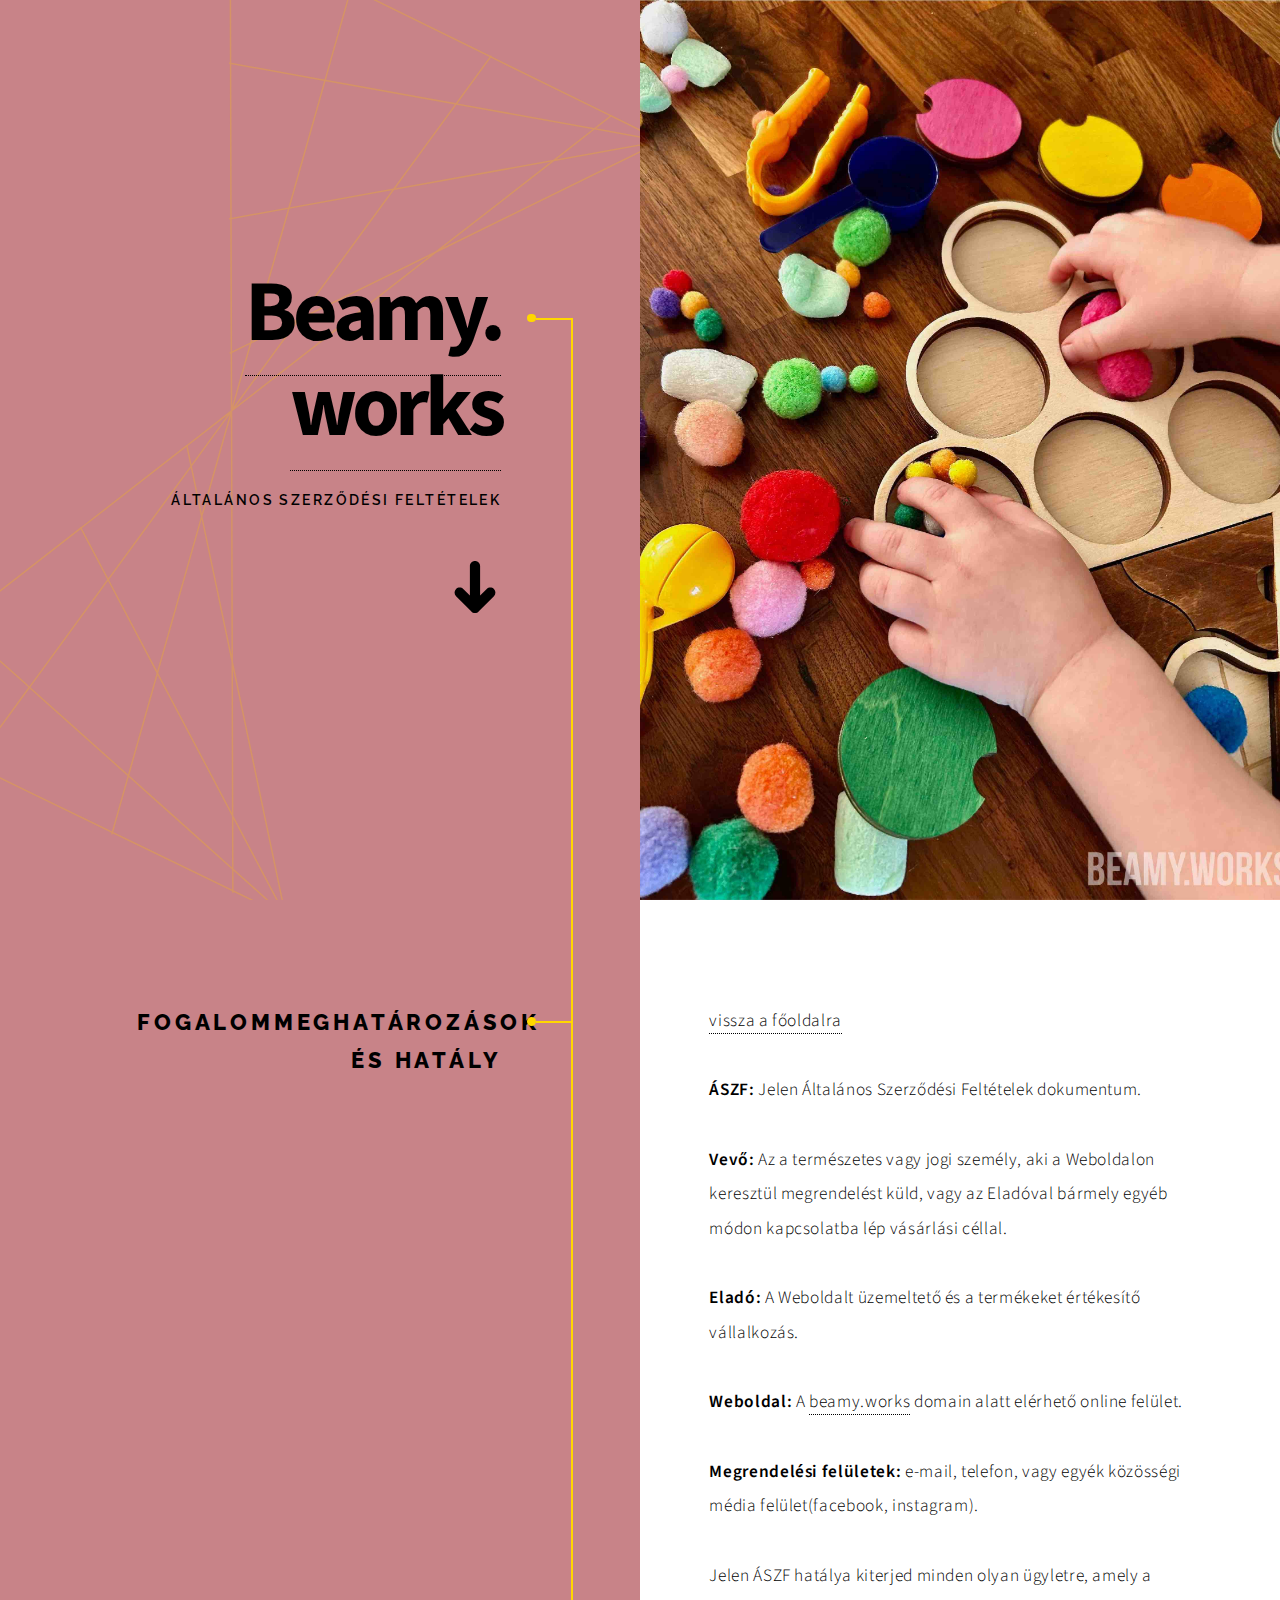
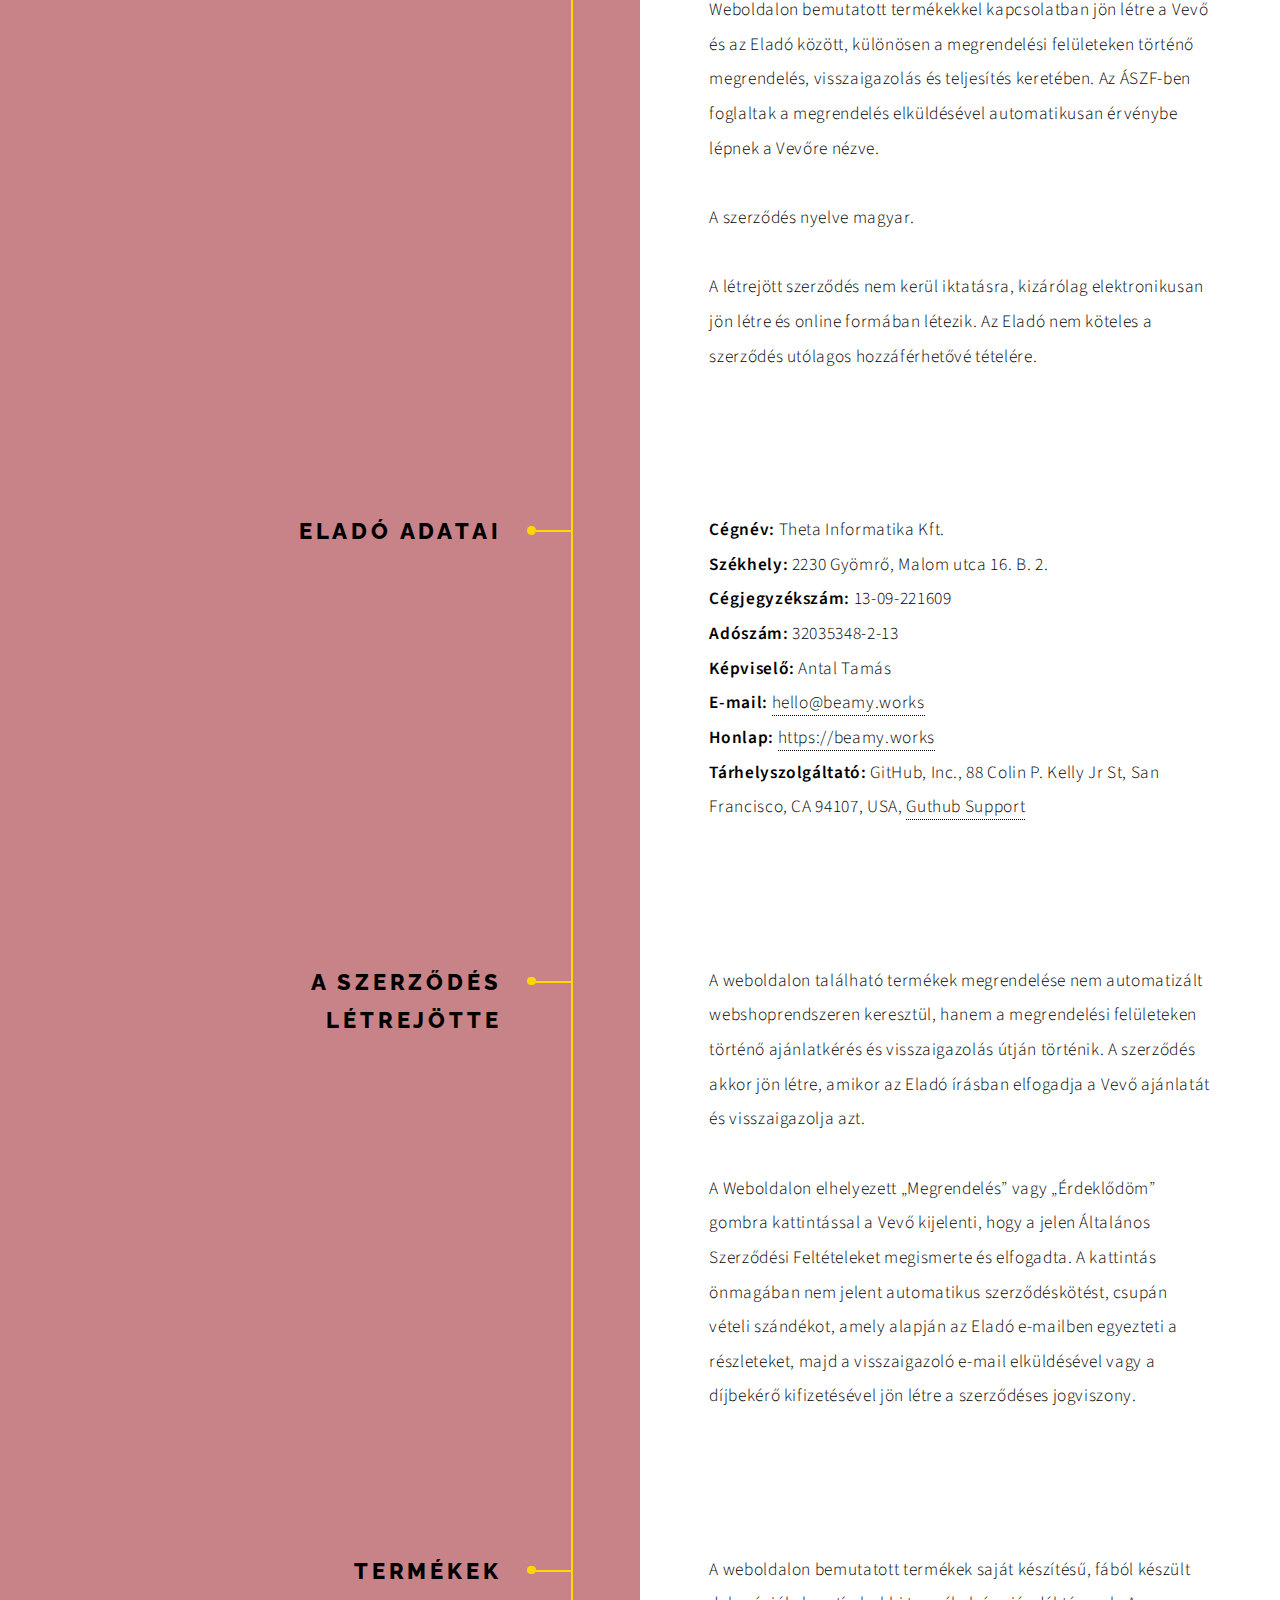
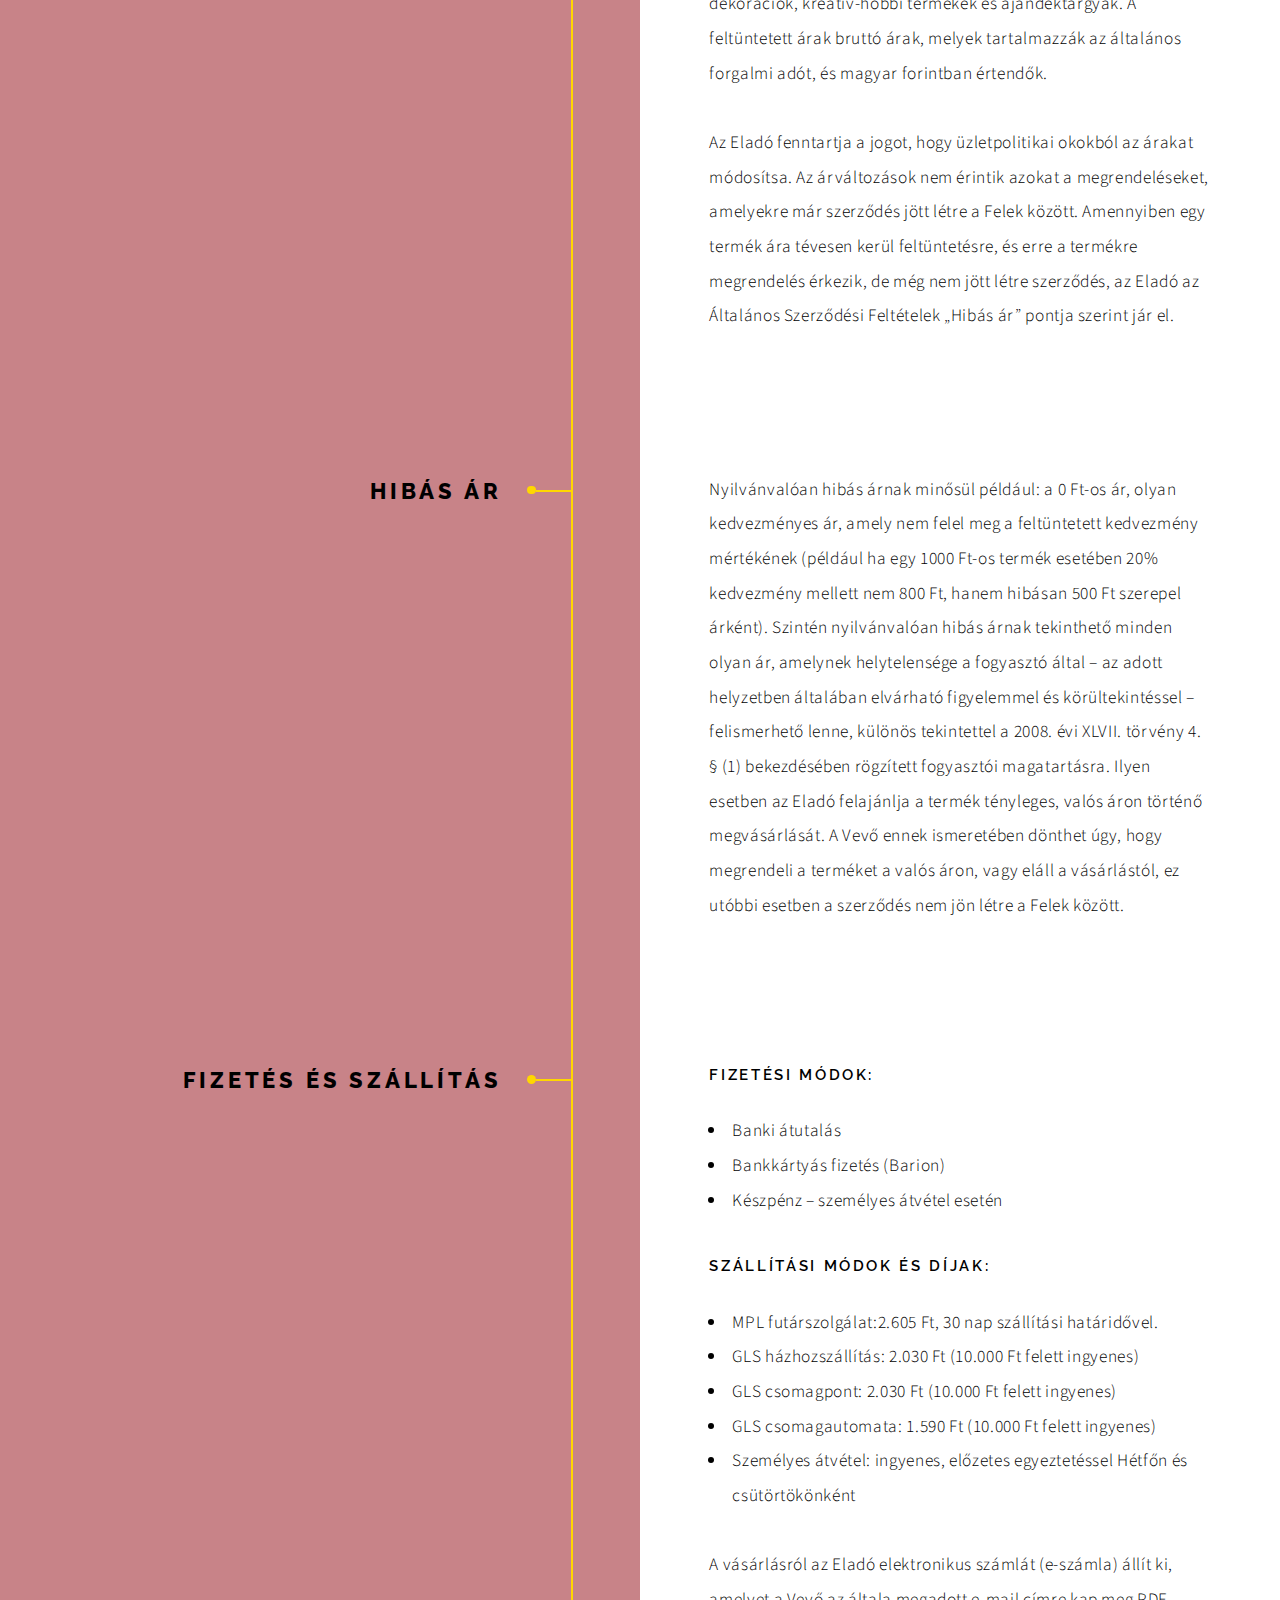
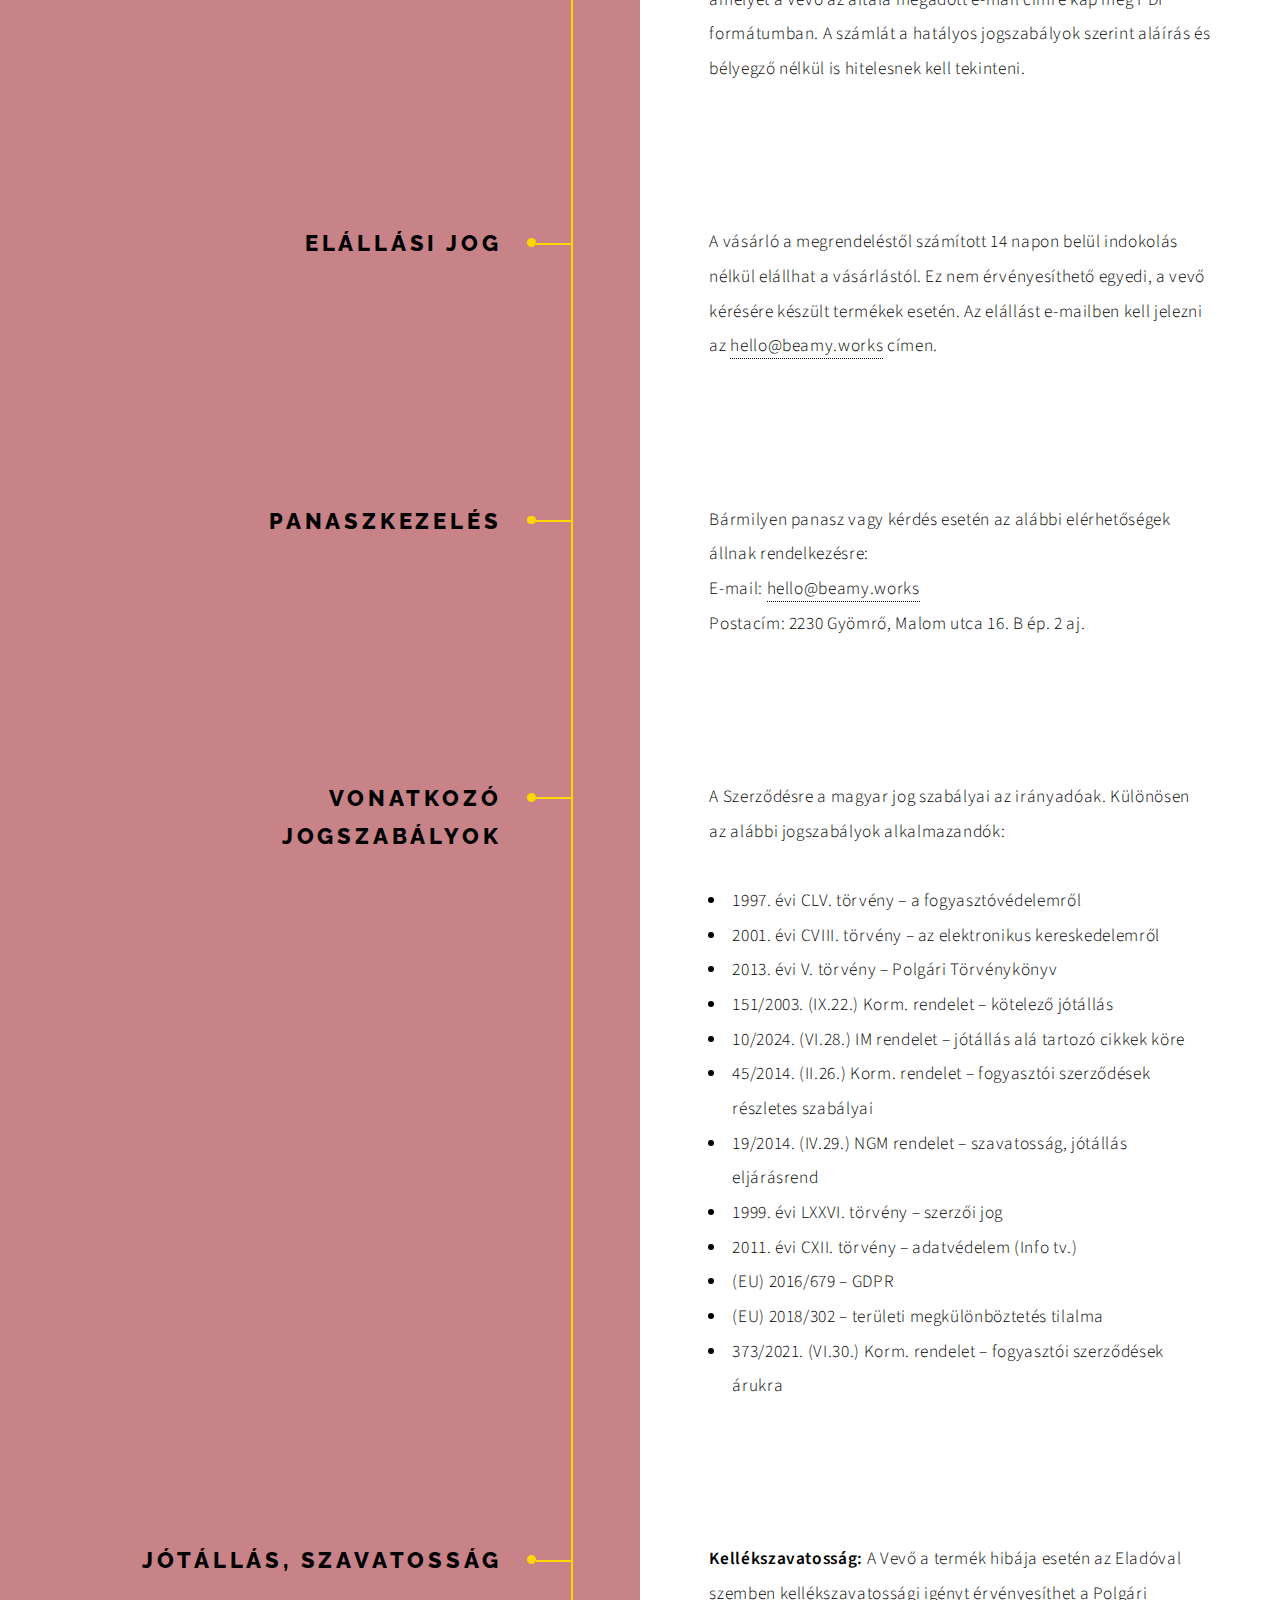
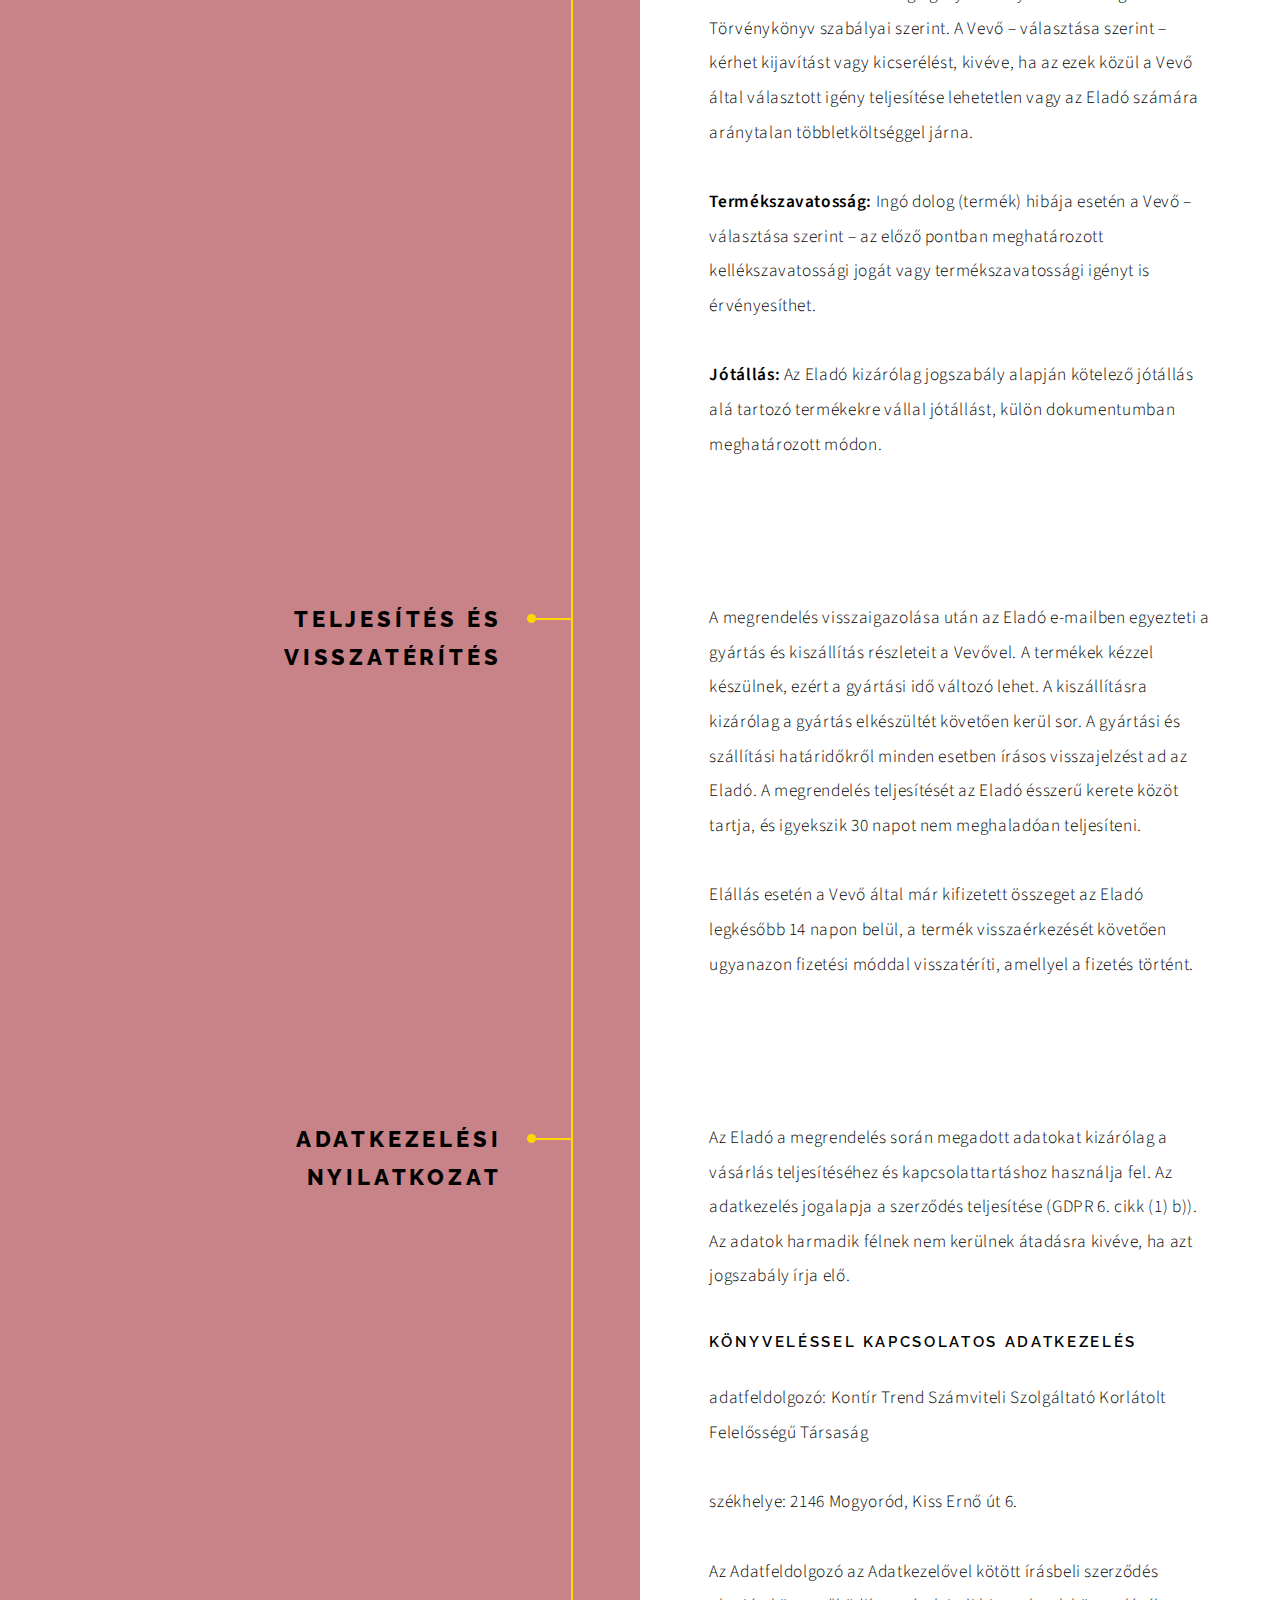
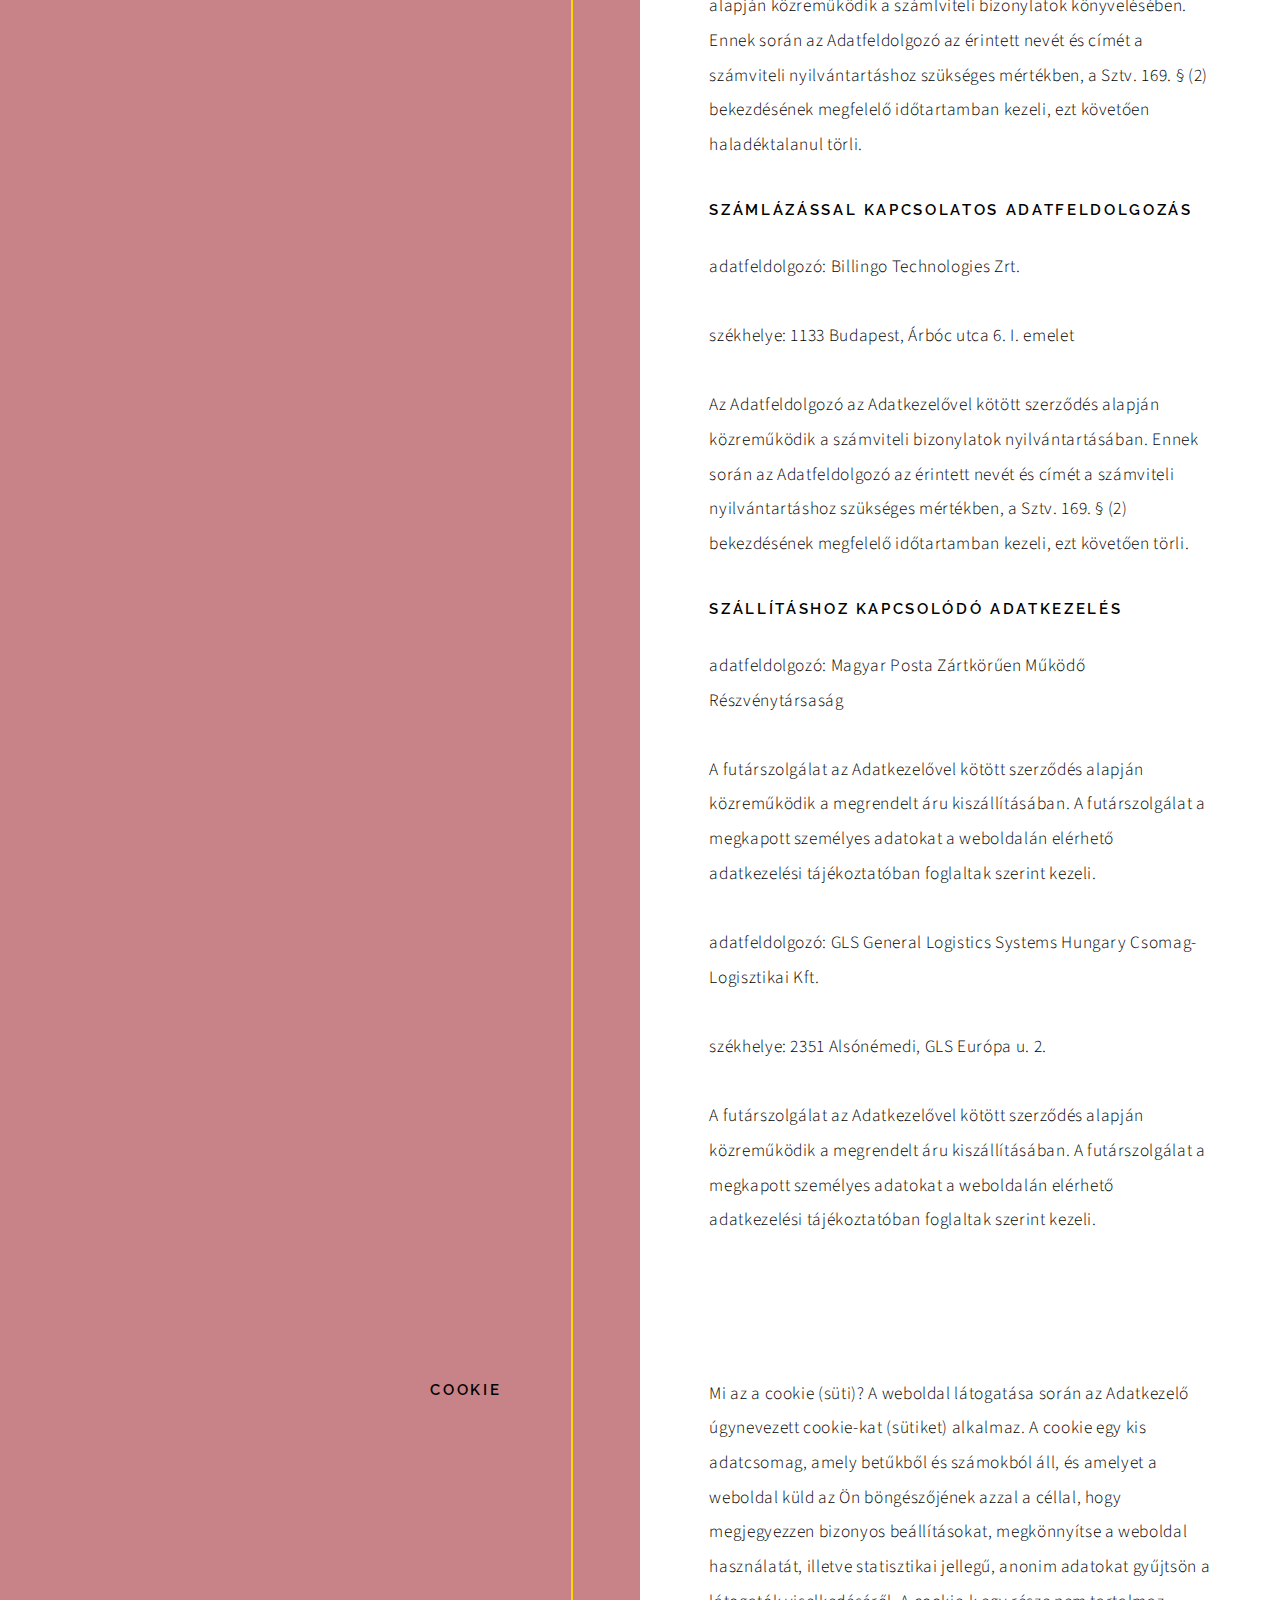
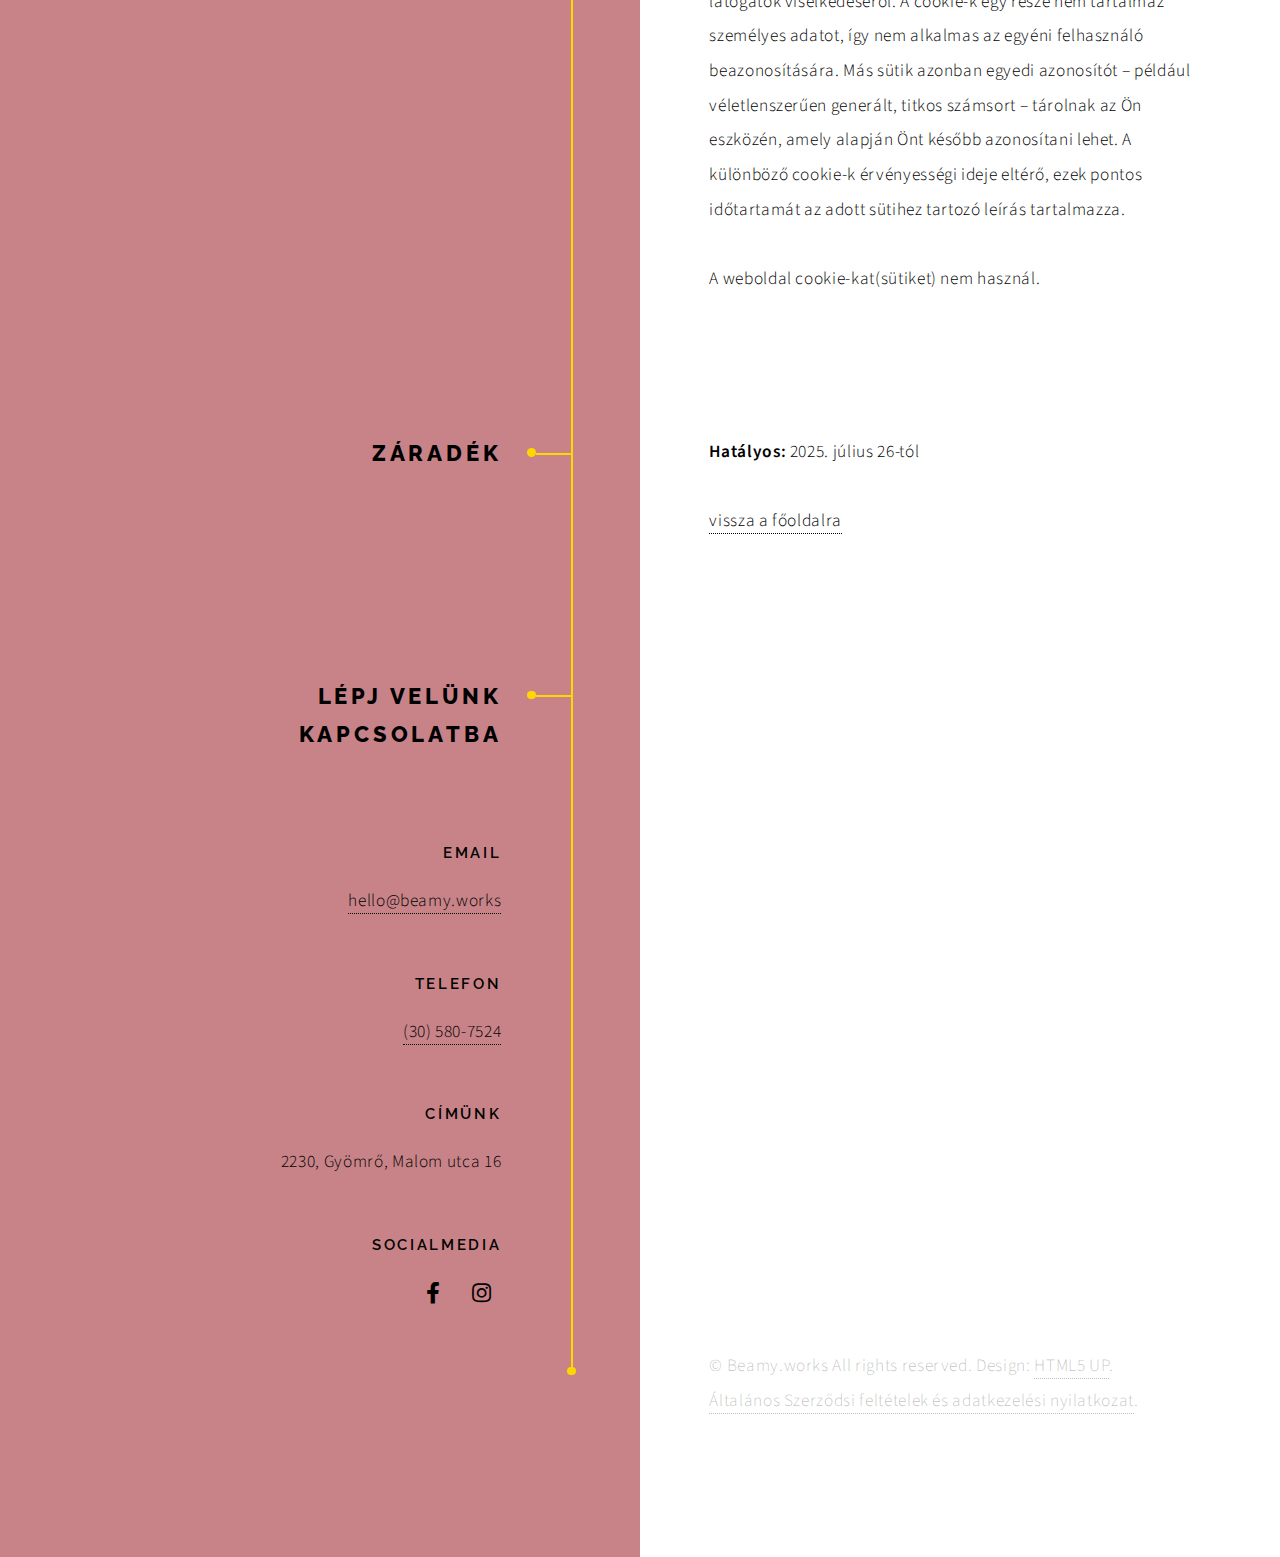
<file: ASZF.html>
<!DOCTYPE HTML>
<!--
	Paradigm Shift by HTML5 UP
	html5up.net | @ajlkn
	Free for personal and commercial use under the CCA 3.0 license (html5up.net/license)
-->
<html>

<head>
	<title>Beamy.works</title>
	<meta charset="utf-8" />
	<meta name="viewport" content="width=device-width, initial-scale=1, user-scalable=no" />
	<meta name="description" content="" />
	<meta name="keywords" content="" />
	<link rel="stylesheet" href="assets/css/main.css" />
</head>

<body class="is-preload">

	<!-- Wrapper -->
	<div id="wrapper">

		<!-- Intro -->
		<section class="intro">
			<header>
				<h1><a href="index.html">Beamy. works</a> </h1>
				<p><strong>Általános szerződési feltételek</strong> </p>
				<ul class="actions">
					<li><a href="#first" class="arrow scrolly"><span class="label">Next</span></a></li>
				</ul>
			</header>
			<div class="content">


				<span class="image fill" data-position="center"><img src="images/Fokep.jpg" alt="" /></span>

			</div>




		</section>

		<!-- Section -->
		<section id="first">
			<header>

				<h2>Fogalommeghatározások és hatály</h2>
			</header>
			<div class="content">
				<p><a href="index.html">vissza a főoldalra</a></p>
				<p><strong>ÁSZF:</strong> Jelen Általános Szerződési Feltételek dokumentum.</p>
				<p><strong>Vevő:</strong> Az a természetes vagy jogi személy, aki a Weboldalon keresztül megrendelést
					küld, vagy az Eladóval bármely egyéb módon kapcsolatba lép vásárlási céllal.</p>
				<p><strong>Eladó:</strong> A Weboldalt üzemeltető és a termékeket értékesítő vállalkozás.</p>
				<p><strong>Weboldal:</strong> A <a href="https://beamy.works">beamy.works</a> domain alatt elérhető
					online felület.</p>
				<p><strong>Megrendelési felületek:</strong> e-mail, telefon, vagy egyék közösségi média
					felület(facebook, instagram).</p>
				<p>Jelen ÁSZF hatálya kiterjed minden olyan ügyletre, amely a Weboldalon bemutatott termékekkel
					kapcsolatban jön létre a Vevő és az Eladó között, különösen a megrendelési felületeken történő
					megrendelés, visszaigazolás
					és teljesítés keretében. Az ÁSZF-ben foglaltak a megrendelés elküldésével automatikusan érvénybe
					lépnek a Vevőre nézve.</p>
				<p>A szerződés nyelve magyar.</p>
				<p>A létrejött szerződés nem kerül iktatásra, kizárólag elektronikusan jön létre
					és online formában létezik. Az Eladó nem köteles a szerződés utólagos hozzáférhetővé tételére.</p>
			</div>
		</section>



		<!-- Section -->
		<section>
			<header>
				<h2>Eladó adatai</h2>
			</header>
			<div class="content">
				<p><strong>Cégnév:</strong> Theta Informatika Kft.<br>
					<strong>Székhely:</strong> 2230 Gyömrő, Malom utca 16. B. 2.<br>
					<strong>Cégjegyzékszám:</strong> 13-09-221609<br>
					<strong>Adószám:</strong> 32035348-2-13<br>
					<strong>Képviselő:</strong> Antal Tamás<br>
					<strong>E-mail:</strong> <a href="mailto:hello@beamy.works">hello@beamy.works</a><br>
					<strong>Honlap:</strong> <a href="https://beamy.works" target="_blank">https://beamy.works</a><br>
					<strong>Tárhelyszolgáltató:</strong> GitHub, Inc., 88 Colin P. Kelly Jr St, San Francisco, CA 94107,
					USA, <a href="https://support.github.com">Guthub Support</a></a>
				</p>
			</div>
		</section>

		<!-- Section -->
		<section>
			<header>
				<h2>A szerződés létrejötte</h2>
			</header>
			<div class="content">
				<p>A weboldalon található termékek megrendelése nem automatizált webshoprendszeren keresztül, hanem
					a megrendelési felületeken történő ajánlatkérés és visszaigazolás útján történik. A szerződés akkor
					jön létre, amikor az Eladó
					írásban elfogadja a Vevő ajánlatát és visszaigazolja azt.</p>
				<p>A Weboldalon elhelyezett „Megrendelés” vagy „Érdeklődöm” gombra kattintással a Vevő kijelenti, hogy a
					jelen Általános Szerződési Feltételeket megismerte és elfogadta. A kattintás önmagában nem jelent
					automatikus szerződéskötést, csupán vételi szándékot, amely alapján az Eladó e-mailben egyezteti a
					részleteket, majd a visszaigazoló e-mail elküldésével vagy a díjbekérő kifizetésével jön létre a
					szerződéses jogviszony.

				</p>

			</div>
		</section>

		<!-- Section -->
		<section>
			<header>
				<h2>Termékek</h2>
			</header>
			<div class="content">
				<p>A weboldalon bemutatott termékek saját készítésű, fából készült dekorációk, kreatív-hobbi termékek és
					ajándéktárgyak. A feltüntetett árak bruttó árak, melyek tartalmazzák az általános forgalmi adót, és
					magyar forintban értendők.
				</p>
				<p>Az Eladó fenntartja a jogot, hogy üzletpolitikai okokból az árakat módosítsa. Az árváltozások nem
					érintik azokat a megrendeléseket, amelyekre már szerződés jött létre a Felek között.

					Amennyiben egy termék ára tévesen kerül feltüntetésre, és erre a termékre megrendelés érkezik, de
					még nem jött létre szerződés, az Eladó az Általános Szerződési Feltételek „Hibás ár” pontja szerint
					jár el.
				</p>

			</div>
		</section>

		<!-- Section -->
		<section>
			<header>
				<h2>Hibás Ár</h2>
			</header>
			<div class="content">
				<p>Nyilvánvalóan hibás árnak minősül például:

					a 0 Ft-os ár,
					olyan kedvezményes ár, amely nem felel meg a feltüntetett kedvezmény mértékének (például ha egy 1000
					Ft-os termék esetében 20% kedvezmény mellett nem 800 Ft, hanem hibásan 500 Ft szerepel árként).
					Szintén nyilvánvalóan hibás árnak tekinthető minden olyan ár, amelynek helytelensége a fogyasztó
					által – az adott helyzetben általában elvárható figyelemmel és körültekintéssel – felismerhető
					lenne, különös tekintettel a 2008. évi XLVII. törvény 4. § (1) bekezdésében rögzített fogyasztói
					magatartásra.

					Ilyen esetben az Eladó felajánlja a termék tényleges, valós áron történő megvásárlását. A Vevő ennek
					ismeretében dönthet úgy, hogy megrendeli a terméket a valós áron, vagy eláll a vásárlástól, ez
					utóbbi esetben a szerződés nem jön létre a Felek között.</p>

			</div>
		</section>


		<!-- Section -->
		<section>
			<header>
				<h2>Fizetés és szállítás</h2>
			</header>
			<div class="content">
				<h3>Fizetési módok:</h3>
				<ul>
					<li>Banki átutalás</li>
					<li>Bankkártyás fizetés (Barion)</li>
					<li>Készpénz – személyes átvétel esetén</li>
				</ul>
				<h3>Szállítási módok és díjak:</h3>
				<ul>
					<li>MPL futárszolgálat:2.605 Ft, 30 nap szállítási határidővel.</li>
					<li>GLS házhozszállítás: 2.030 Ft (10.000 Ft felett ingyenes)</li>
					<li>GLS csomagpont: 2.030 Ft (10.000 Ft felett ingyenes)</li>
					<li>GLS csomagautomata: 1.590 Ft (10.000 Ft felett ingyenes)</li>
					<li>Személyes átvétel: ingyenes, előzetes egyeztetéssel Hétfőn és csütörtökönként</li>
				</ul>
				<p>A vásárlásról az Eladó elektronikus számlát (e-számla) állít ki, amelyet a Vevő az általa megadott
					e-mail címre kap meg PDF formátumban. A számlát a hatályos jogszabályok szerint aláírás és bélyegző
					nélkül is hitelesnek kell tekinteni.</p>

			</div>
		</section>


		<!-- Section -->
		<section>
			<header>
				<h2>Elállási jog</h2>
			</header>
			<div class="content">
				<p>A vásárló a megrendeléstől számított 14 napon belül indokolás nélkül elállhat a vásárlástól. Ez nem
					érvényesíthető egyedi, a vevő kérésére készült termékek esetén. Az elállást e-mailben kell jelezni
					az <a href="mailto:hello@beamy.works">hello@beamy.works</a> címen.</p>

			</div>
		</section>

		<!-- Section -->
		<section>
			<header>
				<h2>Panaszkezelés</h2>
			</header>
			<div class="content">
				<p>Bármilyen panasz vagy kérdés esetén az alábbi elérhetőségek állnak rendelkezésre:<br>
					E-mail: <a href="mailto:hello@beamy.works">hello@beamy.works</a><br>
					Postacím: 2230 Gyömrő, Malom utca 16. B ép. 2 aj.</p>
			</div>
		</section>


		<!-- Section -->
		<section>
			<header>
				<h2>Vonatkozó jogszabályok</h2>
			</header>
			<div class="content">
				<p>A Szerződésre a magyar jog szabályai az irányadóak. Különösen az alábbi jogszabályok alkalmazandók:
				</p>
				<ul>
					<li>1997. évi CLV. törvény – a fogyasztóvédelemről</li>
					<li>2001. évi CVIII. törvény – az elektronikus kereskedelemről</li>
					<li>2013. évi V. törvény – Polgári Törvénykönyv</li>
					<li>151/2003. (IX.22.) Korm. rendelet – kötelező jótállás</li>
					<li>10/2024. (VI.28.) IM rendelet – jótállás alá tartozó cikkek köre</li>
					<li>45/2014. (II.26.) Korm. rendelet – fogyasztói szerződések részletes szabályai</li>
					<li>19/2014. (IV.29.) NGM rendelet – szavatosság, jótállás eljárásrend</li>
					<li>1999. évi LXXVI. törvény – szerzői jog</li>
					<li>2011. évi CXII. törvény – adatvédelem (Info tv.)</li>
					<li>(EU) 2016/679 – GDPR</li>
					<li>(EU) 2018/302 – területi megkülönböztetés tilalma</li>
					<li>373/2021. (VI.30.) Korm. rendelet – fogyasztói szerződések árukra</li>
				</ul>
			</div>
		</section>


		<!-- Section -->
		<section>
			<header>
				<h2>Jótállás, szavatosság</h2>
			</header>
			<div class="content">
				<p><strong>Kellékszavatosság:</strong> A Vevő a termék hibája esetén az Eladóval szemben
					kellékszavatossági igényt érvényesíthet a Polgári Törvénykönyv szabályai szerint. A Vevő –
					választása szerint – kérhet kijavítást vagy kicserélést, kivéve, ha az ezek közül a Vevő által
					választott igény teljesítése lehetetlen vagy az Eladó számára aránytalan többletköltséggel járna.
				</p>
				<p><strong>Termékszavatosság:</strong> Ingó dolog (termék) hibája esetén a Vevő – választása szerint –
					az előző pontban meghatározott kellékszavatossági jogát vagy termékszavatossági igényt is
					érvényesíthet.</p>
				<p><strong>Jótállás:</strong> Az Eladó kizárólag jogszabály alapján kötelező jótállás alá tartozó
					termékekre vállal jótállást, külön dokumentumban meghatározott módon.</p>

			</div>
		</section>
		<!-- Section -->
		<section>
			<header>
				<h2>Teljesítés és visszatérítés</h2>
			</header>
			<div class="content">
				<p>A megrendelés visszaigazolása után az Eladó e-mailben egyezteti a gyártás és kiszállítás részleteit a
					Vevővel. A termékek kézzel készülnek, ezért a gyártási idő változó lehet. A kiszállításra kizárólag
					a gyártás elkészültét követően kerül sor. A gyártási és szállítási határidőkről minden esetben
					írásos visszajelzést ad az Eladó.
					A megrendelés teljesítését az Eladó ésszerű kerete közöt tartja, és igyekszik 30 napot nem
					meghaladóan teljesíteni.
				</p>
				<p>Elállás esetén a Vevő által már kifizetett összeget az Eladó legkésőbb 14 napon belül, a termék
					visszaérkezését követően ugyanazon fizetési móddal visszatéríti, amellyel a fizetés történt.</p>

			</div>
		</section>


		<!-- Section -->
		<section>
			<header>
				<h2>Adatkezelési nyilatkozat</h2>
			</header>
			<div class="content">
				<p>Az Eladó a megrendelés során megadott adatokat kizárólag a vásárlás teljesítéséhez és
					kapcsolattartáshoz használja fel. Az adatkezelés jogalapja a szerződés teljesítése (GDPR 6. cikk (1)
					b)). Az adatok harmadik félnek nem kerülnek átadásra kivéve, ha azt jogszabály írja elő.</p>

				<h3>Könyveléssel kapcsolatos adatkezelés</h3>
				<p>adatfeldolgozó: Kontír Trend Számviteli Szolgáltató Korlátolt Felelősségű Társaság
				<p>székhelye: 2146 Mogyoród, Kiss Ernő út 6.</p>
				<p>
					Az Adatfeldolgozó az Adatkezelővel kötött írásbeli szerződés alapján közreműködik a számlviteli
					bizonylatok könyvelésében. Ennek során az Adatfeldolgozó az érintett nevét és címét a számviteli
					nyilvántartáshoz szükséges mértékben, a Sztv. 169. § (2) bekezdésének megfelelő időtartamban kezeli,
					ezt követően haladéktalanul törli.
				</p>
				<h3>Számlázással kapcsolatos adatfeldolgozás</h3>
				<p>adatfeldolgozó: Billingo Technologies Zrt.
				<p>székhelye: 1133 Budapest, Árbóc utca 6. I. emelet</p>


				<p>
					Az Adatfeldolgozó az Adatkezelővel kötött szerződés alapján közreműködik a számviteli bizonylatok
					nyilvántartásában. Ennek során az Adatfeldolgozó az érintett nevét és címét a számviteli
					nyilvántartáshoz szükséges mértékben, a Sztv. 169. § (2) bekezdésének megfelelő időtartamban kezeli,
					ezt követően törli.</p>

				<h3>Szállításhoz kapcsolódó adatkezelés</h3>

				<p>adatfeldolgozó: Magyar Posta Zártkörűen Működő Részvénytársaság</p>

				<p>
					A futárszolgálat az Adatkezelővel kötött szerződés alapján közreműködik a megrendelt áru
					kiszállításában. A futárszolgálat a megkapott személyes adatokat a weboldalán elérhető adatkezelési
					tájékoztatóban foglaltak szerint kezeli.

				</p>
				<p>adatfeldolgozó: GLS General Logistics Systems Hungary Csomag-Logisztikai Kft.</p>
				<p>székhelye: 2351 Alsónémedi, GLS Európa u. 2.</p>

				<p>
					A futárszolgálat az Adatkezelővel kötött szerződés alapján közreműködik a megrendelt áru
					kiszállításában. A futárszolgálat a megkapott személyes adatokat a weboldalán elérhető adatkezelési
					tájékoztatóban foglaltak szerint kezeli.
				</p>


			</div>

		</section>
		<!-- Section -->
		<section>
			<header>
				<h3>Cookie</h2>
			</header>
			<div class="content">
				<p>
					Mi az a cookie (süti)?

					A weboldal látogatása során az Adatkezelő úgynevezett cookie-kat (sütiket) alkalmaz. A cookie egy
					kis adatcsomag, amely betűkből és számokból áll, és amelyet a weboldal küld az Ön böngészőjének
					azzal a céllal, hogy megjegyezzen bizonyos beállításokat, megkönnyítse a weboldal használatát,
					illetve statisztikai jellegű, anonim adatokat gyűjtsön a látogatók viselkedéséről.

					A cookie-k egy része nem tartalmaz személyes adatot, így nem alkalmas az egyéni felhasználó
					beazonosítására. Más sütik azonban egyedi azonosítót – például véletlenszerűen generált, titkos
					számsort – tárolnak az Ön eszközén, amely alapján Önt később azonosítani lehet. A különböző cookie-k
					érvényességi ideje eltérő, ezek pontos időtartamát az adott sütihez tartozó leírás tartalmazza.
				</p>
				<p>A weboldal cookie-kat(sütiket) nem használ. </p>
			</div>
		</section>

		<!-- Section -->
		<section>
			<header>
				<h2>Záradék</h2>
			</header>
			<div class="content">
				<p><strong>Hatályos:</strong> 2025. július 26-tól<br>

				</p>
				<p><a href="index.html">vissza a főoldalra</a></p>

			</div>

		</section>

		<!-- Section -->
		<section>
			<header>
				<h2>Lépj velünk kapcsolatba</h2>
			</header>

			<footer>
				<ul class="items">
					<li>
						<h3>Email</h3>
						<a href="mailto:hello@beamy.works">hello@beamy.works</a>
					</li>
					<li>
						<h3>Telefon</h3>
						<a href="tel:+36305807524">(30) 580-7524</a>
					</li>
					<li>
						<h3>Címünk</h3>
						<span>2230, Gyömrő, Malom utca 16</span>
					</li>
					<li>
						<h3>Socialmedia</h3>
						<ul class="icons">
							<!--  <li><a href="#" class="icon brands fa-twitter"><span class="label">Twitter</span></a></li>-->
							<li><a href="https://www.facebook.com/beamyworks" class="icon brands fa-facebook-f"><span
										class="label">Facebook</span></a></li>
							<li><a href="https://www.instagram.com/beamyworks/" class="icon brands fa-instagram"><span
										class="label">Instagram</span></a></li>
							<!-- <li><a href="#" class="icon brands fa-linkedin-in"><span class="label">LinkedIn</span></a></li>-->
							<!-- <li><a href="#" class="icon brands fa-github"><span class="label">GitHub</span></a></li>-->
							<!-- <li><a href="#" class="icon brands fa-codepen"><span class="label">Codepen</span></a></li>-->
						</ul>
					</li>
				</ul>
			</footer>
		</section>

		<!-- Copyright -->
		<div class="copyright">&copy; Beamy.works All rights reserved. Design: <a href="https://html5up.net">HTML5
				UP</a>.</div>
		<div class="copyright"><a href="ASZF.html">Általános Szerződsi feltételek és adatkezelési nyilatkozat</a>.</div>


	</div>

	<!-- Scripts -->
	<script src="assets/js/jquery.min.js"></script>
	<script src="assets/js/jquery.scrolly.min.js"></script>
	<script src="assets/js/browser.min.js"></script>
	<script src="assets/js/breakpoints.min.js"></script>
	<script src="assets/js/util.js"></script>
	<script src="assets/js/cart.js"></script>
	<script src="assets/js/main.js"></script>

</body>

</html>
</file>
<file: assets/css/main.css>
@import url(fontawesome-all.min.css);
@import url("https://fonts.googleapis.com/css?family=Source+Sans+Pro:300,600,700,300i,600i,700i|Raleway:600,800");

/*
	Paradigm Shift by HTML5 UP
	html5up.net | @ajlkn
	Free for personal and commercial use under the CCA 3.0 license (html5up.net/license)
*/

html,
body,
div,
span,
applet,
object,
iframe,
h1,
h2,
h3,
h4,
h5,
h6,
p,
blockquote,
pre,
a,
abbr,
acronym,
address,
big,
cite,
code,
del,
dfn,
em,
img,
ins,
kbd,
q,
s,
samp,
small,
strike,
strong,
sub,
sup,
tt,
var,
b,
u,
i,
center,
dl,
dt,
dd,
ol,
ul,
li,
fieldset,
form,
label,
legend,
table,
caption,
tbody,
tfoot,
thead,
tr,
th,
td,
article,
aside,
canvas,
details,
embed,
figure,
figcaption,
footer,
header,
hgroup,
menu,
nav,
output,
ruby,
section,
summary,
time,
mark,
audio,
video {
	margin: 0;
	padding: 0;
	border: 0;
	font-size: 100%;
	font: inherit;
	vertical-align: baseline;
}

article,
aside,
details,
figcaption,
figure,
footer,
header,
hgroup,
menu,
nav,
section {
	display: block;
}

body {
	line-height: 1;
}

ol,
ul {
	list-style: none;
}

blockquote,
q {
	quotes: none;
}

blockquote:before,
blockquote:after,
q:before,
q:after {
	content: '';
	content: none;
}

table {
	border-collapse: collapse;
	border-spacing: 0;
}

body {
	-webkit-text-size-adjust: none;
}

mark {
	background-color: transparent;
	color: inherit;
}

input::-moz-focus-inner {
	border: 0;
	padding: 0;
}

input,
select,
textarea {
	-moz-appearance: none;
	-webkit-appearance: none;
	-ms-appearance: none;
	appearance: none;
}

/* Basic */

@-ms-viewport {
	width: device-width;
}

body {
	-ms-overflow-style: scrollbar;
}

@media screen and (max-width: 480px) {

	html,
	body {
		min-width: 320px;
	}

}

html {
	box-sizing: border-box;
}

*,
*:before,
*:after {
	box-sizing: inherit;
}

html {
	overflow-x: hidden;
}

body {
	background: #ffffff;
	overflow-x: hidden;
}

body.is-preload *,
body.is-preload *:before,
body.is-preload *:after {
	-moz-animation: none !important;
	-webkit-animation: none !important;
	-ms-animation: none !important;
	animation: none !important;
	-moz-transition: none !important;
	-webkit-transition: none !important;
	-ms-transition: none !important;
	transition: none !important;
}

/* Typography */

html {
	font-size: 18pt;
}

@media screen and (max-width: 1920px) {

	html {
		font-size: 13pt;
	}

}

@media screen and (max-width: 1152px) {

	html {
		font-size: 14pt;
	}

}

@media screen and (max-width: 736px) {

	html {
		font-size: 12pt;
	}

}

@media screen and (max-width: 480px) {

	html {
		font-size: 11pt;
	}

}

body {
	background-color: #ffffff;
	color: #000000;
}

body,
input,
select,
textarea {
	color: #000000;
	font-family: "Source Sans Pro", Helvetica, sans-serif;
	font-size: 1rem;
	font-weight: 300;
	letter-spacing: 0.0375em;
	line-height: 2;
}

a {
	-moz-transition: border-bottom-color 0.25s ease-in-out;
	-webkit-transition: border-bottom-color 0.25s ease-in-out;
	-ms-transition: border-bottom-color 0.25s ease-in-out;
	transition: border-bottom-color 0.25s ease-in-out;
	text-decoration: none;
	color: #000000;
	border-bottom: dotted 1px;
}

a:hover {
	text-decoration: none;
	border-bottom-color: transparent;
}

strong,
b {
	font-weight: 600;
	color: #000000;
}

em,
i {
	font-style: italic;
}

p {
	margin: 0 0 2rem 0;
}

h1,
h2,
h3,
h4,
h5,
h6 {
	color: #000000;
	font-family: "Raleway", Helvetica, sans-serif;
	font-weight: 600;
	letter-spacing: 0.175em;
	line-height: 1.75;
	margin: 0 0 1.5rem 0;
	text-transform: uppercase;
}

h1 a,
h2 a,
h3 a,
h4 a,
h5 a,
h6 a {
	color: inherit;
	text-decoration: none;
}

h1 {
	font-family: "Source Sans Pro", Helvetica, sans-serif;
	font-size: 5rem;
	font-weight: 700;
	letter-spacing: -0.05em;
	line-height: 1.1;
	margin: 0 0 1.5rem 0;
	text-transform: none;
}

h2 {
	font-size: 1.25rem;
	font-weight: 800;
	margin: 0 0 2rem 0;
}

h3 {
	font-size: 0.875rem;
}

h4 {
	font-size: 0.875rem;
}

h5 {
	font-size: 0.75rem;
}

h6 {
	font-size: 0.625rem;
}

@media screen and (max-width: 736px) {

	h1 {
		font-size: 4.5rem;
		line-height: 1.1;
	}

	h2 {
		font-size: 1.25rem;
		line-height: 1.7;
	}

	h3 {
		font-size: 0.9rem;
	}

	h4 {
		font-size: 0.75rem;
	}

	h5 {
		font-size: 0.675rem;
	}

}

@media screen and (max-width: 360px) {

	h1 {
		font-size: 3.75rem;
	}

	h2 {
		font-size: 1.125rem;
	}

	h3 {
		font-size: 0.8rem;
	}

	h4 {
		font-size: 0.675rem;
	}

	h5 {
		font-size: 0.675rem;
	}

}

sub {
	font-size: 0.8rem;
	position: relative;
	top: 0.5rem;
}

sup {
	font-size: 0.8rem;
	position: relative;
	top: -0.5rem;
}

blockquote {
	border-left: solid 0.5rem rgba(144, 144, 144, 0.25);
	font-style: italic;
	margin: 0 0 2rem 0;
	padding: 1rem 0 1rem 2rem;
}

code {
	background: rgba(144, 144, 144, 0.1);
	border-radius: 0.325rem;
	font-family: "Courier New", monospace;
	font-size: 0.9rem;
	margin: 0 0.25rem;
	padding: 0.25rem 0.65rem;
}

pre {
	-webkit-overflow-scrolling: touch;
	font-family: "Courier New", monospace;
	font-size: 0.9rem;
	margin: 0 0 2rem 0;
	width: 100%;
}

pre code {
	display: block;
	line-height: 1.75;
	padding: 1rem 1.5rem;
	overflow-x: auto;
}

hr {
	border: 0;
	border-bottom: solid 2px rgba(144, 144, 144, 0.25);
	margin: 3rem 0;
}

hr.major {
	margin: 5rem 0;
}

@media screen and (max-width: 736px) {

	hr.major {
		margin: 3rem 0;
	}

}

/* Row */

.row {
	display: flex;
	flex-wrap: wrap;
	box-sizing: border-box;
	align-items: stretch;
}

.row>* {
	box-sizing: border-box;
}

.row.gtr-uniform>*> :last-child {
	margin-bottom: 0;
}

.row.aln-left {
	justify-content: flex-start;
}

.row.aln-center {
	justify-content: center;
}

.row.aln-right {
	justify-content: flex-end;
}

.row.aln-top {
	align-items: flex-start;
}

.row.aln-middle {
	align-items: center;
}

.row.aln-bottom {
	align-items: flex-end;
}

.row>.imp {
	order: -1;
}

.row>.col-1 {
	width: 8.33333%;
}

.row>.off-1 {
	margin-left: 8.33333%;
}

.row>.col-2 {
	width: 16.66667%;
}

.row>.off-2 {
	margin-left: 16.66667%;
}

.row>.col-3 {
	width: 25%;
}

.row>.off-3 {
	margin-left: 25%;
}

.row>.col-4 {
	width: 33.33333%;
}

.row>.off-4 {
	margin-left: 33.33333%;
}

.row>.col-5 {
	width: 41.66667%;
}

.row>.off-5 {
	margin-left: 41.66667%;
}

.row>.col-6 {
	width: 50%;
}

.row>.off-6 {
	margin-left: 50%;
}

.row>.col-7 {
	width: 58.33333%;
}

.row>.off-7 {
	margin-left: 58.33333%;
}

.row>.col-8 {
	width: 66.66667%;
}

.row>.off-8 {
	margin-left: 66.66667%;
}

.row>.col-9 {
	width: 75%;
}

.row>.off-9 {
	margin-left: 75%;
}

.row>.col-10 {
	width: 83.33333%;
}

.row>.off-10 {
	margin-left: 83.33333%;
}

.row>.col-11 {
	width: 91.66667%;
}

.row>.off-11 {
	margin-left: 91.66667%;
}

.row>.col-12 {
	width: 100%;
}

.row>.off-12 {
	margin-left: 100%;
}

.row.gtr-0 {
	margin-top: 0;
	margin-left: 0rem;
}

.row.gtr-0>* {
	padding: 0 0 0 0rem;
}

.row.gtr-0.gtr-uniform {
	margin-top: 0rem;
}

.row.gtr-0.gtr-uniform>* {
	padding-top: 0rem;
}

.row.gtr-25 {
	margin-top: 0;
	margin-left: -0.5rem;
}

.row.gtr-25>* {
	padding: 0 0 0 0.5rem;
}

.row.gtr-25.gtr-uniform {
	margin-top: -0.5rem;
}

.row.gtr-25.gtr-uniform>* {
	padding-top: 0.5rem;
}

.row.gtr-50 {
	margin-top: 0;
	margin-left: -1rem;
}

.row.gtr-50>* {
	padding: 0 0 0 1rem;
}

.row.gtr-50.gtr-uniform {
	margin-top: -1rem;
}

.row.gtr-50.gtr-uniform>* {
	padding-top: 1rem;
}

.row {
	margin-top: 0;
	margin-left: -2rem;
}

.row>* {
	padding: 0 0 0 2rem;
}

.row.gtr-uniform {
	margin-top: -2rem;
}

.row.gtr-uniform>* {
	padding-top: 2rem;
}

.row.gtr-150 {
	margin-top: 0;
	margin-left: -3rem;
}

.row.gtr-150>* {
	padding: 0 0 0 3rem;
}

.row.gtr-150.gtr-uniform {
	margin-top: -3rem;
}

.row.gtr-150.gtr-uniform>* {
	padding-top: 3rem;
}

.row.gtr-200 {
	margin-top: 0;
	margin-left: -4rem;
}

.row.gtr-200>* {
	padding: 0 0 0 4rem;
}

.row.gtr-200.gtr-uniform {
	margin-top: -4rem;
}

.row.gtr-200.gtr-uniform>* {
	padding-top: 4rem;
}

@media screen and (max-width: 1920px) {

	.row {
		display: flex;
		flex-wrap: wrap;
		box-sizing: border-box;
		align-items: stretch;
	}

	.row>* {
		box-sizing: border-box;
	}

	.row.gtr-uniform>*> :last-child {
		margin-bottom: 0;
	}

	.row.aln-left {
		justify-content: flex-start;
	}

	.row.aln-center {
		justify-content: center;
	}

	.row.aln-right {
		justify-content: flex-end;
	}

	.row.aln-top {
		align-items: flex-start;
	}

	.row.aln-middle {
		align-items: center;
	}

	.row.aln-bottom {
		align-items: flex-end;
	}

	.row>.imp-xlarge {
		order: -1;
	}

	.row>.col-1-xlarge {
		width: 8.33333%;
	}

	.row>.off-1-xlarge {
		margin-left: 8.33333%;
	}

	.row>.col-2-xlarge {
		width: 16.66667%;
	}

	.row>.off-2-xlarge {
		margin-left: 16.66667%;
	}

	.row>.col-3-xlarge {
		width: 25%;
	}

	.row>.off-3-xlarge {
		margin-left: 25%;
	}

	.row>.col-4-xlarge {
		width: 33.33333%;
	}

	.row>.off-4-xlarge {
		margin-left: 33.33333%;
	}

	.row>.col-5-xlarge {
		width: 41.66667%;
	}

	.row>.off-5-xlarge {
		margin-left: 41.66667%;
	}

	.row>.col-6-xlarge {
		width: 50%;
	}

	.row>.off-6-xlarge {
		margin-left: 50%;
	}

	.row>.col-7-xlarge {
		width: 58.33333%;
	}

	.row>.off-7-xlarge {
		margin-left: 58.33333%;
	}

	.row>.col-8-xlarge {
		width: 66.66667%;
	}

	.row>.off-8-xlarge {
		margin-left: 66.66667%;
	}

	.row>.col-9-xlarge {
		width: 75%;
	}

	.row>.off-9-xlarge {
		margin-left: 75%;
	}

	.row>.col-10-xlarge {
		width: 83.33333%;
	}

	.row>.off-10-xlarge {
		margin-left: 83.33333%;
	}

	.row>.col-11-xlarge {
		width: 91.66667%;
	}

	.row>.off-11-xlarge {
		margin-left: 91.66667%;
	}

	.row>.col-12-xlarge {
		width: 100%;
	}

	.row>.off-12-xlarge {
		margin-left: 100%;
	}

	.row.gtr-0 {
		margin-top: 0;
		margin-left: 0rem;
	}

	.row.gtr-0>* {
		padding: 0 0 0 0rem;
	}

	.row.gtr-0.gtr-uniform {
		margin-top: 0rem;
	}

	.row.gtr-0.gtr-uniform>* {
		padding-top: 0rem;
	}

	.row.gtr-25 {
		margin-top: 0;
		margin-left: -0.5rem;
	}

	.row.gtr-25>* {
		padding: 0 0 0 0.5rem;
	}

	.row.gtr-25.gtr-uniform {
		margin-top: -0.5rem;
	}

	.row.gtr-25.gtr-uniform>* {
		padding-top: 0.5rem;
	}

	.row.gtr-50 {
		margin-top: 0;
		margin-left: -1rem;
	}

	.row.gtr-50>* {
		padding: 0 0 0 1rem;
	}

	.row.gtr-50.gtr-uniform {
		margin-top: -1rem;
	}

	.row.gtr-50.gtr-uniform>* {
		padding-top: 1rem;
	}

	.row {
		margin-top: 0;
		margin-left: -2rem;
	}

	.row>* {
		padding: 0 0 0 2rem;
	}

	.row.gtr-uniform {
		margin-top: -2rem;
	}

	.row.gtr-uniform>* {
		padding-top: 2rem;
	}

	.row.gtr-150 {
		margin-top: 0;
		margin-left: -3rem;
	}

	.row.gtr-150>* {
		padding: 0 0 0 3rem;
	}

	.row.gtr-150.gtr-uniform {
		margin-top: -3rem;
	}

	.row.gtr-150.gtr-uniform>* {
		padding-top: 3rem;
	}

	.row.gtr-200 {
		margin-top: 0;
		margin-left: -4rem;
	}

	.row.gtr-200>* {
		padding: 0 0 0 4rem;
	}

	.row.gtr-200.gtr-uniform {
		margin-top: -4rem;
	}

	.row.gtr-200.gtr-uniform>* {
		padding-top: 4rem;
	}

}

@media screen and (max-width: 1280px) {

	.row {
		display: flex;
		flex-wrap: wrap;
		box-sizing: border-box;
		align-items: stretch;
	}

	.row>* {
		box-sizing: border-box;
	}

	.row.gtr-uniform>*> :last-child {
		margin-bottom: 0;
	}

	.row.aln-left {
		justify-content: flex-start;
	}

	.row.aln-center {
		justify-content: center;
	}

	.row.aln-right {
		justify-content: flex-end;
	}

	.row.aln-top {
		align-items: flex-start;
	}

	.row.aln-middle {
		align-items: center;
	}

	.row.aln-bottom {
		align-items: flex-end;
	}

	.row>.imp-large {
		order: -1;
	}

	.row>.col-1-large {
		width: 8.33333%;
	}

	.row>.off-1-large {
		margin-left: 8.33333%;
	}

	.row>.col-2-large {
		width: 16.66667%;
	}

	.row>.off-2-large {
		margin-left: 16.66667%;
	}

	.row>.col-3-large {
		width: 25%;
	}

	.row>.off-3-large {
		margin-left: 25%;
	}

	.row>.col-4-large {
		width: 33.33333%;
	}

	.row>.off-4-large {
		margin-left: 33.33333%;
	}

	.row>.col-5-large {
		width: 41.66667%;
	}

	.row>.off-5-large {
		margin-left: 41.66667%;
	}

	.row>.col-6-large {
		width: 50%;
	}

	.row>.off-6-large {
		margin-left: 50%;
	}

	.row>.col-7-large {
		width: 58.33333%;
	}

	.row>.off-7-large {
		margin-left: 58.33333%;
	}

	.row>.col-8-large {
		width: 66.66667%;
	}

	.row>.off-8-large {
		margin-left: 66.66667%;
	}

	.row>.col-9-large {
		width: 75%;
	}

	.row>.off-9-large {
		margin-left: 75%;
	}

	.row>.col-10-large {
		width: 83.33333%;
	}

	.row>.off-10-large {
		margin-left: 83.33333%;
	}

	.row>.col-11-large {
		width: 91.66667%;
	}

	.row>.off-11-large {
		margin-left: 91.66667%;
	}

	.row>.col-12-large {
		width: 100%;
	}

	.row>.off-12-large {
		margin-left: 100%;
	}

	.row.gtr-0 {
		margin-top: 0;
		margin-left: 0rem;
	}

	.row.gtr-0>* {
		padding: 0 0 0 0rem;
	}

	.row.gtr-0.gtr-uniform {
		margin-top: 0rem;
	}

	.row.gtr-0.gtr-uniform>* {
		padding-top: 0rem;
	}

	.row.gtr-25 {
		margin-top: 0;
		margin-left: -0.375rem;
	}

	.row.gtr-25>* {
		padding: 0 0 0 0.375rem;
	}

	.row.gtr-25.gtr-uniform {
		margin-top: -0.375rem;
	}

	.row.gtr-25.gtr-uniform>* {
		padding-top: 0.375rem;
	}

	.row.gtr-50 {
		margin-top: 0;
		margin-left: -0.75rem;
	}

	.row.gtr-50>* {
		padding: 0 0 0 0.75rem;
	}

	.row.gtr-50.gtr-uniform {
		margin-top: -0.75rem;
	}

	.row.gtr-50.gtr-uniform>* {
		padding-top: 0.75rem;
	}

	.row {
		margin-top: 0;
		margin-left: -1.5rem;
	}

	.row>* {
		padding: 0 0 0 1.5rem;
	}

	.row.gtr-uniform {
		margin-top: -1.5rem;
	}

	.row.gtr-uniform>* {
		padding-top: 1.5rem;
	}

	.row.gtr-150 {
		margin-top: 0;
		margin-left: -2.25rem;
	}

	.row.gtr-150>* {
		padding: 0 0 0 2.25rem;
	}

	.row.gtr-150.gtr-uniform {
		margin-top: -2.25rem;
	}

	.row.gtr-150.gtr-uniform>* {
		padding-top: 2.25rem;
	}

	.row.gtr-200 {
		margin-top: 0;
		margin-left: -3rem;
	}

	.row.gtr-200>* {
		padding: 0 0 0 3rem;
	}

	.row.gtr-200.gtr-uniform {
		margin-top: -3rem;
	}

	.row.gtr-200.gtr-uniform>* {
		padding-top: 3rem;
	}

}

@media screen and (max-width: 1152px) {

	.row {
		display: flex;
		flex-wrap: wrap;
		box-sizing: border-box;
		align-items: stretch;
	}

	.row>* {
		box-sizing: border-box;
	}

	.row.gtr-uniform>*> :last-child {
		margin-bottom: 0;
	}

	.row.aln-left {
		justify-content: flex-start;
	}

	.row.aln-center {
		justify-content: center;
	}

	.row.aln-right {
		justify-content: flex-end;
	}

	.row.aln-top {
		align-items: flex-start;
	}

	.row.aln-middle {
		align-items: center;
	}

	.row.aln-bottom {
		align-items: flex-end;
	}

	.row>.imp-medium {
		order: -1;
	}

	.row>.col-1-medium {
		width: 8.33333%;
	}

	.row>.off-1-medium {
		margin-left: 8.33333%;
	}

	.row>.col-2-medium {
		width: 16.66667%;
	}

	.row>.off-2-medium {
		margin-left: 16.66667%;
	}

	.row>.col-3-medium {
		width: 25%;
	}

	.row>.off-3-medium {
		margin-left: 25%;
	}

	.row>.col-4-medium {
		width: 33.33333%;
	}

	.row>.off-4-medium {
		margin-left: 33.33333%;
	}

	.row>.col-5-medium {
		width: 41.66667%;
	}

	.row>.off-5-medium {
		margin-left: 41.66667%;
	}

	.row>.col-6-medium {
		width: 50%;
	}

	.row>.off-6-medium {
		margin-left: 50%;
	}

	.row>.col-7-medium {
		width: 58.33333%;
	}

	.row>.off-7-medium {
		margin-left: 58.33333%;
	}

	.row>.col-8-medium {
		width: 66.66667%;
	}

	.row>.off-8-medium {
		margin-left: 66.66667%;
	}

	.row>.col-9-medium {
		width: 75%;
	}

	.row>.off-9-medium {
		margin-left: 75%;
	}

	.row>.col-10-medium {
		width: 83.33333%;
	}

	.row>.off-10-medium {
		margin-left: 83.33333%;
	}

	.row>.col-11-medium {
		width: 91.66667%;
	}

	.row>.off-11-medium {
		margin-left: 91.66667%;
	}

	.row>.col-12-medium {
		width: 100%;
	}

	.row>.off-12-medium {
		margin-left: 100%;
	}

	.row.gtr-0 {
		margin-top: 0;
		margin-left: 0rem;
	}

	.row.gtr-0>* {
		padding: 0 0 0 0rem;
	}

	.row.gtr-0.gtr-uniform {
		margin-top: 0rem;
	}

	.row.gtr-0.gtr-uniform>* {
		padding-top: 0rem;
	}

	.row.gtr-25 {
		margin-top: 0;
		margin-left: -0.375rem;
	}

	.row.gtr-25>* {
		padding: 0 0 0 0.375rem;
	}

	.row.gtr-25.gtr-uniform {
		margin-top: -0.375rem;
	}

	.row.gtr-25.gtr-uniform>* {
		padding-top: 0.375rem;
	}

	.row.gtr-50 {
		margin-top: 0;
		margin-left: -0.75rem;
	}

	.row.gtr-50>* {
		padding: 0 0 0 0.75rem;
	}

	.row.gtr-50.gtr-uniform {
		margin-top: -0.75rem;
	}

	.row.gtr-50.gtr-uniform>* {
		padding-top: 0.75rem;
	}

	.row {
		margin-top: 0;
		margin-left: -1.5rem;
	}

	.row>* {
		padding: 0 0 0 1.5rem;
	}

	.row.gtr-uniform {
		margin-top: -1.5rem;
	}

	.row.gtr-uniform>* {
		padding-top: 1.5rem;
	}

	.row.gtr-150 {
		margin-top: 0;
		margin-left: -2.25rem;
	}

	.row.gtr-150>* {
		padding: 0 0 0 2.25rem;
	}

	.row.gtr-150.gtr-uniform {
		margin-top: -2.25rem;
	}

	.row.gtr-150.gtr-uniform>* {
		padding-top: 2.25rem;
	}

	.row.gtr-200 {
		margin-top: 0;
		margin-left: -3rem;
	}

	.row.gtr-200>* {
		padding: 0 0 0 3rem;
	}

	.row.gtr-200.gtr-uniform {
		margin-top: -3rem;
	}

	.row.gtr-200.gtr-uniform>* {
		padding-top: 3rem;
	}

}

@media screen and (max-width: 736px) {

	.row {
		display: flex;
		flex-wrap: wrap;
		box-sizing: border-box;
		align-items: stretch;
	}

	.row>* {
		box-sizing: border-box;
	}

	.row.gtr-uniform>*> :last-child {
		margin-bottom: 0;
	}

	.row.aln-left {
		justify-content: flex-start;
	}

	.row.aln-center {
		justify-content: center;
	}

	.row.aln-right {
		justify-content: flex-end;
	}

	.row.aln-top {
		align-items: flex-start;
	}

	.row.aln-middle {
		align-items: center;
	}

	.row.aln-bottom {
		align-items: flex-end;
	}

	.row>.imp-small {
		order: -1;
	}

	.row>.col-1-small {
		width: 8.33333%;
	}

	.row>.off-1-small {
		margin-left: 8.33333%;
	}

	.row>.col-2-small {
		width: 16.66667%;
	}

	.row>.off-2-small {
		margin-left: 16.66667%;
	}

	.row>.col-3-small {
		width: 25%;
	}

	.row>.off-3-small {
		margin-left: 25%;
	}

	.row>.col-4-small {
		width: 33.33333%;
	}

	.row>.off-4-small {
		margin-left: 33.33333%;
	}

	.row>.col-5-small {
		width: 41.66667%;
	}

	.row>.off-5-small {
		margin-left: 41.66667%;
	}

	.row>.col-6-small {
		width: 50%;
	}

	.row>.off-6-small {
		margin-left: 50%;
	}

	.row>.col-7-small {
		width: 58.33333%;
	}

	.row>.off-7-small {
		margin-left: 58.33333%;
	}

	.row>.col-8-small {
		width: 66.66667%;
	}

	.row>.off-8-small {
		margin-left: 66.66667%;
	}

	.row>.col-9-small {
		width: 75%;
	}

	.row>.off-9-small {
		margin-left: 75%;
	}

	.row>.col-10-small {
		width: 83.33333%;
	}

	.row>.off-10-small {
		margin-left: 83.33333%;
	}

	.row>.col-11-small {
		width: 91.66667%;
	}

	.row>.off-11-small {
		margin-left: 91.66667%;
	}

	.row>.col-12-small {
		width: 100%;
	}

	.row>.off-12-small {
		margin-left: 100%;
	}

	.row.gtr-0 {
		margin-top: 0;
		margin-left: 0rem;
	}

	.row.gtr-0>* {
		padding: 0 0 0 0rem;
	}

	.row.gtr-0.gtr-uniform {
		margin-top: 0rem;
	}

	.row.gtr-0.gtr-uniform>* {
		padding-top: 0rem;
	}

	.row.gtr-25 {
		margin-top: 0;
		margin-left: -0.3125rem;
	}

	.row.gtr-25>* {
		padding: 0 0 0 0.3125rem;
	}

	.row.gtr-25.gtr-uniform {
		margin-top: -0.3125rem;
	}

	.row.gtr-25.gtr-uniform>* {
		padding-top: 0.3125rem;
	}

	.row.gtr-50 {
		margin-top: 0;
		margin-left: -0.625rem;
	}

	.row.gtr-50>* {
		padding: 0 0 0 0.625rem;
	}

	.row.gtr-50.gtr-uniform {
		margin-top: -0.625rem;
	}

	.row.gtr-50.gtr-uniform>* {
		padding-top: 0.625rem;
	}

	.row {
		margin-top: 0;
		margin-left: -1.25rem;
	}

	.row>* {
		padding: 0 0 0 1.25rem;
	}

	.row.gtr-uniform {
		margin-top: -1.25rem;
	}

	.row.gtr-uniform>* {
		padding-top: 1.25rem;
	}

	.row.gtr-150 {
		margin-top: 0;
		margin-left: -1.875rem;
	}

	.row.gtr-150>* {
		padding: 0 0 0 1.875rem;
	}

	.row.gtr-150.gtr-uniform {
		margin-top: -1.875rem;
	}

	.row.gtr-150.gtr-uniform>* {
		padding-top: 1.875rem;
	}

	.row.gtr-200 {
		margin-top: 0;
		margin-left: -2.5rem;
	}

	.row.gtr-200>* {
		padding: 0 0 0 2.5rem;
	}

	.row.gtr-200.gtr-uniform {
		margin-top: -2.5rem;
	}

	.row.gtr-200.gtr-uniform>* {
		padding-top: 2.5rem;
	}

}

@media screen and (max-width: 480px) {

	.row {
		display: flex;
		flex-wrap: wrap;
		box-sizing: border-box;
		align-items: stretch;
	}

	.row>* {
		box-sizing: border-box;
	}

	.row.gtr-uniform>*> :last-child {
		margin-bottom: 0;
	}

	.row.aln-left {
		justify-content: flex-start;
	}

	.row.aln-center {
		justify-content: center;
	}

	.row.aln-right {
		justify-content: flex-end;
	}

	.row.aln-top {
		align-items: flex-start;
	}

	.row.aln-middle {
		align-items: center;
	}

	.row.aln-bottom {
		align-items: flex-end;
	}

	.row>.imp-xsmall {
		order: -1;
	}

	.row>.col-1-xsmall {
		width: 8.33333%;
	}

	.row>.off-1-xsmall {
		margin-left: 8.33333%;
	}

	.row>.col-2-xsmall {
		width: 16.66667%;
	}

	.row>.off-2-xsmall {
		margin-left: 16.66667%;
	}

	.row>.col-3-xsmall {
		width: 25%;
	}

	.row>.off-3-xsmall {
		margin-left: 25%;
	}

	.row>.col-4-xsmall {
		width: 33.33333%;
	}

	.row>.off-4-xsmall {
		margin-left: 33.33333%;
	}

	.row>.col-5-xsmall {
		width: 41.66667%;
	}

	.row>.off-5-xsmall {
		margin-left: 41.66667%;
	}

	.row>.col-6-xsmall {
		width: 50%;
	}

	.row>.off-6-xsmall {
		margin-left: 50%;
	}

	.row>.col-7-xsmall {
		width: 58.33333%;
	}

	.row>.off-7-xsmall {
		margin-left: 58.33333%;
	}

	.row>.col-8-xsmall {
		width: 66.66667%;
	}

	.row>.off-8-xsmall {
		margin-left: 66.66667%;
	}

	.row>.col-9-xsmall {
		width: 75%;
	}

	.row>.off-9-xsmall {
		margin-left: 75%;
	}

	.row>.col-10-xsmall {
		width: 83.33333%;
	}

	.row>.off-10-xsmall {
		margin-left: 83.33333%;
	}

	.row>.col-11-xsmall {
		width: 91.66667%;
	}

	.row>.off-11-xsmall {
		margin-left: 91.66667%;
	}

	.row>.col-12-xsmall {
		width: 100%;
	}

	.row>.off-12-xsmall {
		margin-left: 100%;
	}

	.row.gtr-0 {
		margin-top: 0;
		margin-left: 0rem;
	}

	.row.gtr-0>* {
		padding: 0 0 0 0rem;
	}

	.row.gtr-0.gtr-uniform {
		margin-top: 0rem;
	}

	.row.gtr-0.gtr-uniform>* {
		padding-top: 0rem;
	}

	.row.gtr-25 {
		margin-top: 0;
		margin-left: -0.3125rem;
	}

	.row.gtr-25>* {
		padding: 0 0 0 0.3125rem;
	}

	.row.gtr-25.gtr-uniform {
		margin-top: -0.3125rem;
	}

	.row.gtr-25.gtr-uniform>* {
		padding-top: 0.3125rem;
	}

	.row.gtr-50 {
		margin-top: 0;
		margin-left: -0.625rem;
	}

	.row.gtr-50>* {
		padding: 0 0 0 0.625rem;
	}

	.row.gtr-50.gtr-uniform {
		margin-top: -0.625rem;
	}

	.row.gtr-50.gtr-uniform>* {
		padding-top: 0.625rem;
	}

	.row {
		margin-top: 0;
		margin-left: -1.25rem;
	}

	.row>* {
		padding: 0 0 0 1.25rem;
	}

	.row.gtr-uniform {
		margin-top: -1.25rem;
	}

	.row.gtr-uniform>* {
		padding-top: 1.25rem;
	}

	.row.gtr-150 {
		margin-top: 0;
		margin-left: -1.875rem;
	}

	.row.gtr-150>* {
		padding: 0 0 0 1.875rem;
	}

	.row.gtr-150.gtr-uniform {
		margin-top: -1.875rem;
	}

	.row.gtr-150.gtr-uniform>* {
		padding-top: 1.875rem;
	}

	.row.gtr-200 {
		margin-top: 0;
		margin-left: -2.5rem;
	}

	.row.gtr-200>* {
		padding: 0 0 0 2.5rem;
	}

	.row.gtr-200.gtr-uniform {
		margin-top: -2.5rem;
	}

	.row.gtr-200.gtr-uniform>* {
		padding-top: 2.5rem;
	}

}

/* Box */

.box {
	border: solid 2px rgba(144, 144, 144, 0.25);
	border-radius: 0.325rem;
	margin-bottom: 2rem;
	padding: 1.5rem;
}

.box> :last-child {
	margin-bottom: 0;
}

.box.alt {
	border: 0;
	border-radius: 0;
	padding: 0;
}

/* Button */

input[type="submit"],
input[type="reset"],
input[type="button"],
button,
.button {
	-moz-appearance: none;
	-webkit-appearance: none;
	-ms-appearance: none;
	appearance: none;
	-moz-transition: background-color 0.25s ease-in-out, box-shadow 0.25s ease-in-out, color 0.25s ease-in-out;
	-webkit-transition: background-color 0.25s ease-in-out, box-shadow 0.25s ease-in-out, color 0.25s ease-in-out;
	-ms-transition: background-color 0.25s ease-in-out, box-shadow 0.25s ease-in-out, color 0.25s ease-in-out;
	transition: background-color 0.25s ease-in-out, box-shadow 0.25s ease-in-out, color 0.25s ease-in-out;
	background-color: transparent;
	border-radius: 0.325rem;
	border: 0;
	box-shadow: inset 0 0 0 2px rgba(144, 144, 144, 0.25);
	color: #000000 !important;
	cursor: pointer;
	display: inline-block;
	font-family: "Raleway", Helvetica, sans-serif;
	font-size: 0.6rem;
	font-weight: 600;
	height: 3rem;
	letter-spacing: 0.175em;
	line-height: 3rem;
	padding: 0 2rem;
	text-align: center;
	text-decoration: none;
	text-transform: uppercase;
	white-space: nowrap;
}

input[type="submit"]:hover,
input[type="reset"]:hover,
input[type="button"]:hover,
button:hover,
.button:hover {
	/*box-shadow: inset 0 0 0 2px #2ee4bb;*/
	box-shadow: inset 0 0 0 2px #cba0a3;
	color: #cba0a3 !important;
}

input[type="submit"]:active,
input[type="reset"]:active,
input[type="button"]:active,
button:active,
.button:active {
	background-color: rgba(203, 160, 163, 0.25);
	/*rgba(73, 252, 212, 0.25);*/
	box-shadow: inset 0 0 0 2px #cba0a3;
	color: #cba0a3 !important;
}

input[type="submit"].small,
input[type="reset"].small,
input[type="button"].small,
button.small,
.button.small {
	font-size: 0.5rem;
	height: 2.25rem;
	line-height: 2.25rem;
	padding: 0 1.25rem;
}

input[type="submit"].large,
input[type="reset"].large,
input[type="button"].large,
button.large,
.button.large {
	font-size: 0.7rem;
	height: 3.2625rem;
	line-height: 3.2625rem;
	padding: 0 3.25rem;
}

input[type="submit"].wide,
input[type="reset"].wide,
input[type="button"].wide,
button.wide,
.button.wide {
	min-width: 13rem;
}

input[type="submit"].icon:before,
input[type="reset"].icon:before,
input[type="button"].icon:before,
button.icon:before,
.button.icon:before {
	margin-right: 0.5rem;
}

input[type="submit"].fit,
input[type="reset"].fit,
input[type="button"].fit,
button.fit,
.button.fit {
	width: 100%;
}

input[type="submit"].disabled,
input[type="submit"]:disabled,
input[type="reset"].disabled,
input[type="reset"]:disabled,
input[type="button"].disabled,
input[type="button"]:disabled,
button.disabled,
button:disabled,
.button.disabled,
.button:disabled {
	pointer-events: none;
	opacity: 0.25;
}

input[type="submit"].primary,
input[type="reset"].primary,
input[type="button"].primary,
button.primary,
.button.primary {
	background-color: #c88388;
	box-shadow: none;
	color: #000000 !important;
}

input[type="submit"].primary:hover,
input[type="reset"].primary:hover,
input[type="button"].primary:hover,
button.primary:hover,
.button.primary:hover {
	background-color: #cba0a3;
	/* #93ffe7;*/

}

input[type="submit"].primary:active,
input[type="reset"].primary:active,
input[type="button"].primary:active,
button.primary:active,
.button.primary:active {
	background-color: #c78a8e;
	/* #44f2cb;*/
}

@media screen and (max-width: 736px) {

	input[type="submit"],
	input[type="reset"],
	input[type="button"],
	button,
	.button {
		font-size: 0.7rem;
		height: 3.3rem;
		line-height: 3.3rem;
	}

	input[type="submit"].large,
	input[type="reset"].large,
	input[type="button"].large,
	button.large,
	.button.large {
		font-size: 0.8rem;
		height: 3.75rem;
		line-height: 3.75rem;
	}

	input[type="submit"].small,
	input[type="reset"].small,
	input[type="button"].small,
	button.small,
	.button.small {
		font-size: 0.6rem;
		height: 3rem;
		line-height: 3rem;
	}

}

/* Form */

form {
	margin: 0 0 2rem 0;
}

form> :last-child {
	margin-bottom: 0;
}

form>.fields {
	display: -moz-flex;
	display: -webkit-flex;
	display: -ms-flex;
	display: flex;
	-moz-flex-wrap: wrap;
	-webkit-flex-wrap: wrap;
	-ms-flex-wrap: wrap;
	flex-wrap: wrap;
	margin: -2rem 0 2rem -2rem;
	width: calc(100% + 4rem);
}

form>.fields>.field {
	-moz-flex-grow: 0;
	-webkit-flex-grow: 0;
	-ms-flex-grow: 0;
	flex-grow: 0;
	-moz-flex-shrink: 0;
	-webkit-flex-shrink: 0;
	-ms-flex-shrink: 0;
	flex-shrink: 0;
	padding: 2rem 0 0 2rem;
	width: calc(100% - 2rem);
}

form>.fields>.field> :last-child {
	margin-bottom: 0;
}

form>.fields>.field.half {
	width: calc(50% - 1rem);
}

form>.fields>.field.third {
	width: calc(100%/3 - 0.66667rem);
}

form>.fields>.field.quarter {
	width: calc(25% - 0.5rem);
}

@media screen and (max-width: 480px) {

	form>.fields {
		margin: -1.5rem 0 2rem -1.5rem;
		width: calc(100% + 3rem);
	}

	form>.fields>.field {
		padding: 1.5rem 0 0 1.5rem;
		width: calc(100% - 1.5rem);
	}

	form>.fields>.field.half {
		width: calc(100% - 1.5rem);
	}

	form>.fields>.field.third {
		width: calc(100% - 1.5rem);
	}

	form>.fields>.field.quarter {
		width: calc(100% - 1.5rem);
	}

}

input[type="text"],
input[type="password"],
input[type="email"],
input[type="tel"],
input[type="search"],
input[type="url"],
select,
textarea {
	-moz-appearance: none;
	-webkit-appearance: none;
	-ms-appearance: none;
	appearance: none;
	border-radius: 0.325rem;
	border: solid 2px rgba(144, 144, 144, 0.25);
	color: inherit;
	display: block;
	outline: 0;
	padding: 0 1rem;
	text-decoration: none;
	width: 100%;
}

input[type="text"]:invalid,
input[type="password"]:invalid,
input[type="email"]:invalid,
input[type="tel"]:invalid,
input[type="search"]:invalid,
input[type="url"]:invalid,
select:invalid,
textarea:invalid {
	box-shadow: none;
}

input[type="text"]:focus,
input[type="password"]:focus,
input[type="email"]:focus,
input[type="tel"]:focus,
input[type="search"]:focus,
input[type="url"]:focus,
select:focus,
textarea:focus {
	border-color: #cba0a3;
}

label {
	color: #000000;
	display: block;
	font-family: "Raleway", Helvetica, sans-serif;
	font-size: 0.75rem;
	font-weight: 600;
	letter-spacing: 0.175em;
	line-height: 1.75;
	margin: 0 0 1rem 0;
	text-transform: uppercase;
}

input[type="text"],
input[type="password"],
input[type="email"],
input[type="tel"],
input[type="search"],
input[type="url"] {
	height: 3rem;
}

select {
	background-image: url("data:image/svg+xml;charset=utf8,%3Csvg xmlns='http://www.w3.org/2000/svg' width='40' height='40' preserveAspectRatio='none' viewBox='0 0 40 40'%3E%3Cpath d='M9.4,12.3l10.4,10.4l10.4-10.4c0.2-0.2,0.5-0.4,0.9-0.4c0.3,0,0.6,0.1,0.9,0.4l3.3,3.3c0.2,0.2,0.4,0.5,0.4,0.9 c0,0.4-0.1,0.6-0.4,0.9L20.7,31.9c-0.2,0.2-0.5,0.4-0.9,0.4c-0.3,0-0.6-0.1-0.9-0.4L4.3,17.3c-0.2-0.2-0.4-0.5-0.4-0.9 c0-0.4,0.1-0.6,0.4-0.9l3.3-3.3c0.2-0.2,0.5-0.4,0.9-0.4S9.1,12.1,9.4,12.3z' fill='rgba(144, 144, 144, 0.25)' /%3E%3C/svg%3E");
	background-position: calc(100% - 1rem) center;
	background-repeat: no-repeat;
	background-size: 1.25rem;
	height: 3rem;
	padding-right: 3rem;
	text-overflow: ellipsis;
}

select option {
	background-color: #ffffff;
	color: #000000;
}

select:focus::-ms-value {
	background-color: transparent;
}

select::-ms-expand {
	display: none;
}

textarea {
	padding: 0.75rem 1rem;
}


input[type="checkbox"],
input[type="radio"] {
	-moz-appearance: none;
	-webkit-appearance: none;
	-ms-appearance: none;
	appearance: none;
	display: block;
	float: left;
	margin-right: -2rem;
	opacity: 0;
	width: 1rem;
	z-index: -1;
}

input[type="checkbox"]+label,
input[type="radio"]+label {
	text-decoration: none;
	color: #000000;
	cursor: pointer;
	display: inline-block;
	font-family: "Source Sans Pro", Helvetica, sans-serif;
	font-size: 1rem;
	font-weight: 300;
	letter-spacing: 0.0375em;
	padding-left: 2.675rem;
	padding-right: 0.875rem;
	position: relative;
	text-transform: none;
}

input[type="checkbox"]+label:before,
input[type="radio"]+label:before {
	-moz-osx-font-smoothing: grayscale;
	-webkit-font-smoothing: antialiased;
	display: inline-block;
	font-style: normal;
	font-variant: normal;
	text-rendering: auto;
	line-height: 1;
	text-transform: none !important;
	font-family: 'Font Awesome 5 Free';
	font-weight: 900;
}

input[type="checkbox"]+label:before,
input[type="radio"]+label:before {
	border-radius: 0.325rem;
	border: solid 2px rgba(144, 144, 144, 0.25);
	content: '';
	display: inline-block;
	font-size: 0.8rem;
	height: 2.25rem;
	left: 0;
	line-height: 2.25rem;
	position: absolute;
	text-align: center;
	top: -0.15rem;
	width: 2.25rem;
}

input[type="checkbox"]:checked+label:before,
input[type="radio"]:checked+label:before {
	content: '\f00c';
	background-color: #c88388;
	border-color: #c88388;
	color: #ffffff;
}

input[type="checkbox"]:focus+label:before,
input[type="radio"]:focus+label:before {
	border-color: #c88388;
	box-shadow: 0 0 0 1px #c88388;
}

input[type="checkbox"]+label:before {
	border-radius: 0.325rem;
}

input[type="radio"]+label:before {
	border-radius: 100%;
}

.product {
	padding: 10px;
	margin-bottom: 15px;
	border-bottom: 1px solid #ddd;
}

.product-row {
	display: flex;
	justify-content: space-between;
	align-items: center;
}

.product-price {
	font-weight: bold;
	font-size: 18px;
}

.select-btn {
	padding: 5px 10px;
	font-size: 14px;
	cursor: pointer;
	background-color: #eee;
	border: 1px solid #ccc;
	border-radius: 4px;
	transition: 0.2s ease;
}

.select-btn:hover {
	background-color: #f0f0f0;
}

.select-btn.selected {
	background-color: #cfe8ff;
	border-color: #0077cc;
	font-weight: bold;
}



::-webkit-input-placeholder {
	opacity: 1.0;
	color: rgba(0, 0, 0, 0.25) !important;
}

:-moz-placeholder {
	opacity: 1.0;
	color: rgba(0, 0, 0, 0.25) !important;
}

::-moz-placeholder {
	opacity: 1.0;
	color: rgba(0, 0, 0, 0.25) !important;
}

:-ms-input-placeholder {
	opacity: 1.0;
	color: rgba(0, 0, 0, 0.25) !important;
}

@media screen and (max-width: 736px) {

	label {
		font-size: 0.675rem;
	}

	input[type="checkbox"]+label,
	input[type="radio"]+label {
		font-size: 1rem;
	}

}

@media screen and (max-width: 360px) {

	label {
		font-size: 0.675rem;
	}

	input[type="checkbox"]+label,
	input[type="radio"]+label {
		font-size: 1rem;
	}

}

/* Icon */

.icon {
	text-decoration: none;
	border-bottom: none;
	position: relative;
}

.icon:before {
	-moz-osx-font-smoothing: grayscale;
	-webkit-font-smoothing: antialiased;
	display: inline-block;
	font-style: normal;
	font-variant: normal;
	text-rendering: auto;
	line-height: 1;
	text-transform: none !important;
	font-family: 'Font Awesome 5 Free';
	font-weight: 400;
}

.icon>.label {
	display: none;
}

.icon.solid:before {
	font-weight: 900;
}

.icon.brands:before {
	font-family: 'Font Awesome 5 Brands';
}

/* Image */

.image {
	border: 0;
	display: inline-block;
	position: relative;
}

.image img {
	display: block;
}

.image[data-position] img {
	-moz-object-fit: cover;
	-webkit-object-fit: cover;
	-ms-object-fit: cover;
	object-fit: cover;
	display: block;
	position: absolute;
	top: 0;
	left: 0;
	width: 100%;
	height: 100%;
}

.image[data-position="top left"] img {
	-moz-object-position: top left;
	-webkit-object-position: top left;
	-ms-object-position: top left;
	object-position: top left;
}

.image[data-position="top"] img {
	-moz-object-position: top;
	-webkit-object-position: top;
	-ms-object-position: top;
	object-position: top;
}

.image[data-position="top right"] img {
	-moz-object-position: top right;
	-webkit-object-position: top right;
	-ms-object-position: top right;
	object-position: top right;
}

.image[data-position="right"] img {
	-moz-object-position: right;
	-webkit-object-position: right;
	-ms-object-position: right;
	object-position: right;
}

.image[data-position="bottom right"] img {
	-moz-object-position: bottom right;
	-webkit-object-position: bottom right;
	-ms-object-position: bottom right;
	object-position: bottom right;
}

.image[data-position="bottom"] img {
	-moz-object-position: bottom;
	-webkit-object-position: bottom;
	-ms-object-position: bottom;
	object-position: bottom;
}

.image[data-position="bottom left"] img {
	-moz-object-position: bottom left;
	-webkit-object-position: bottom left;
	-ms-object-position: bottom left;
	object-position: bottom left;
}

.image[data-position="left"] img {
	-moz-object-position: left;
	-webkit-object-position: left;
	-ms-object-position: left;
	object-position: left;
}

.image[data-position="center"] img {
	-moz-object-position: center;
	-webkit-object-position: center;
	-ms-object-position: center;
	object-position: center;
}

.image[data-position="25% 25%"] img {
	-moz-object-position: 25% 25%;
	-webkit-object-position: 25% 25%;
	-ms-object-position: 25% 25%;
	object-position: 25% 25%;
}

.image[data-position="75% 25%"] img {
	-moz-object-position: 75% 25%;
	-webkit-object-position: 75% 25%;
	-ms-object-position: 75% 25%;
	object-position: 75% 25%;
}

.image[data-position="75% 75%"] img {
	-moz-object-position: 75% 75%;
	-webkit-object-position: 75% 75%;
	-ms-object-position: 75% 75%;
	object-position: 75% 75%;
}

.image[data-position="25% 75%"] img {
	-moz-object-position: 25% 75%;
	-webkit-object-position: 25% 75%;
	-ms-object-position: 25% 75%;
	object-position: 25% 75%;
}

.image.left,
.image.right {
	max-width: 40%;
}

.image.left img,
.image.right img {
	width: 100%;
}

.image.left {
	float: left;
	margin: 0 2rem 2rem 0;
	top: 0.25rem;
}

.image.right {
	float: right;
	margin: 0 0 2rem 2rem;
	top: 0.25rem;
}

.image.fit {
	display: block;
	margin: 0 0 2rem 0;
	width: 100%;
}

.image.fit img {
	width: 100%;
}

.image.main {
	display: block;
	margin: 3rem 0;
	width: 100%;
}

.image.main img {
	width: 100%;
}

.image.main:first-child {
	margin-top: 0;
}

.image.fill {
	height: 100%;
	left: 0;
	position: absolute;
	top: 0;
	width: 100%;
}

.image.fill img {
	height: 100%;
	left: 0;
	position: absolute;
	top: 0;
	width: 100%;
}

/* List */

ol {
	list-style: decimal;
	margin: 0 0 2rem 0;
	padding-left: 1.25rem;
}

ol li {
	padding-left: 0.25rem;
}

ul {
	list-style: disc;
	margin: 0 0 2rem 0;
	padding-left: 1rem;
}

ul li {
	padding-left: 0.325rem;
}

ul.alt {
	list-style: none;
	padding-left: 0;
}

ul.alt>li {
	border-top: solid 1px rgba(144, 144, 144, 0.25);
	padding: 0.75rem 0;
}

ul.alt>li:first-child {
	border-top: 0;
	padding-top: 0;
}

ul.alt>li:last-child {
	padding-bottom: 0;
}

ul.items {
	list-style: none;
	padding-left: 0;
}

ul.items>li {
	padding-left: 0;
	margin: 0 0 3rem 0;
}

ul.items>li>h3 {
	margin: 0 0 1rem 0;
}

ul.items>li> :last-child {
	margin-bottom: 0;
}

ul.items>li:last-child {
	margin-bottom: 0;
}

@media screen and (max-width: 736px) {

	ul.items>li {
		margin: 0 0 2rem 0;
	}

}

dl {
	margin: 0 0 2rem 0;
}

dl dt {
	display: block;
	font-weight: 600;
	margin: 0 0 1rem 0;
}

dl dd {
	margin-left: 1.5rem;
}

/* Actions */

ul.actions {
	display: -moz-flex;
	display: -webkit-flex;
	display: -ms-flex;
	display: flex;
	cursor: default;
	list-style: none;
	margin-left: -1rem;
	padding-left: 0;
}

ul.actions li {
	padding: 0 0 0 1rem;
	vertical-align: middle;
}

ul.actions.special {
	-moz-justify-content: center;
	-webkit-justify-content: center;
	-ms-justify-content: center;
	justify-content: center;
	width: 100%;
	margin-left: 0;
}

ul.actions.special li:first-child {
	padding-left: 0;
}

ul.actions.stacked {
	-moz-flex-direction: column;
	-webkit-flex-direction: column;
	-ms-flex-direction: column;
	flex-direction: column;
	margin-left: 0;
}

ul.actions.stacked li {
	padding: 1.3rem 0 0 0;
}

ul.actions.stacked li:first-child {
	padding-top: 0;
}

ul.actions.fit {
	width: calc(100% + 1rem);
}

ul.actions.fit li {
	-moz-flex-grow: 1;
	-webkit-flex-grow: 1;
	-ms-flex-grow: 1;
	flex-grow: 1;
	-moz-flex-shrink: 1;
	-webkit-flex-shrink: 1;
	-ms-flex-shrink: 1;
	flex-shrink: 1;
	width: 100%;
}

ul.actions.fit li>* {
	width: 100%;
}

ul.actions.fit.stacked {
	width: 100%;
}

@media screen and (max-width: 480px) {

	ul.actions:not(.fixed) {
		-moz-flex-direction: column;
		-webkit-flex-direction: column;
		-ms-flex-direction: column;
		flex-direction: column;
		margin-left: 0;
		width: 100% !important;
	}

	ul.actions:not(.fixed) li {
		-moz-flex-grow: 1;
		-webkit-flex-grow: 1;
		-ms-flex-grow: 1;
		flex-grow: 1;
		-moz-flex-shrink: 1;
		-webkit-flex-shrink: 1;
		-ms-flex-shrink: 1;
		flex-shrink: 1;
		padding: 1rem 0 0 0;
		text-align: center;
		width: 100%;
	}

	ul.actions:not(.fixed) li>* {
		width: 100%;
	}

	ul.actions:not(.fixed) li:first-child {
		padding-top: 0;
	}

	ul.actions:not(.fixed) li input[type="submit"],
	ul.actions:not(.fixed) li input[type="reset"],
	ul.actions:not(.fixed) li input[type="button"],
	ul.actions:not(.fixed) li button,
	ul.actions:not(.fixed) li .button {
		width: 100%;
	}

	ul.actions:not(.fixed) li input[type="submit"].icon:before,
	ul.actions:not(.fixed) li input[type="reset"].icon:before,
	ul.actions:not(.fixed) li input[type="button"].icon:before,
	ul.actions:not(.fixed) li button.icon:before,
	ul.actions:not(.fixed) li .button.icon:before {
		margin-left: -0.5rem;
	}

}

/* Icons */

ul.icons {
	cursor: default;
	list-style: none;
	padding-left: 0;
}

ul.icons li {
	display: inline-block;
}

ul.icons li:last-child {
	padding-right: 0;
}

ul.icons li .icon {
	-moz-transition: background-color 0.25s ease-in-out;
	-webkit-transition: background-color 0.25s ease-in-out;
	-ms-transition: background-color 0.25s ease-in-out;
	transition: background-color 0.25s ease-in-out;
	width: 2.25rem;
	height: 2.25rem;
	text-align: center;
	line-height: 2.25rem;
	border-radius: 2.25rem;
	display: inline-block;
}

ul.icons li .icon:before {
	font-size: 1.25rem;
}

ul.icons li .icon:hover {
	background-color: rgba(144, 144, 144, 0.1);
}

/* Table */

.table-wrapper {
	-webkit-overflow-scrolling: touch;
	overflow-x: auto;
}

table {
	margin: 0 0 2rem 0;
	width: 100%;
}

table tbody tr {
	border: solid 1px rgba(144, 144, 144, 0.25);
	border-left: 0;
	border-right: 0;
}

table tbody tr:nth-child(2n + 1) {
	background-color: rgba(144, 144, 144, 0.1);
}

table td {
	padding: 0.75rem 0.75rem;
}

table th {
	color: #000000;
	font-size: 0.9rem;
	font-weight: 600;
	padding: 0 0.75rem 0.75rem 0.75rem;
	text-align: left;
}

table thead {
	border-bottom: solid 2px rgba(144, 144, 144, 0.25);
}

table tfoot {
	border-top: solid 2px rgba(144, 144, 144, 0.25);
}

table.alt {
	border-collapse: separate;
}

table.alt tbody tr td {
	border: solid 1px rgba(144, 144, 144, 0.25);
	border-left-width: 0;
	border-top-width: 0;
}

table.alt tbody tr td:first-child {
	border-left-width: 1px;
}

table.alt tbody tr:first-child td {
	border-top-width: 1px;
}

table.alt thead {
	border-bottom: 0;
}

table.alt tfoot {
	border-top: 0;
}

/* Arrow */

a.arrow {
	border-bottom: 0;
	display: inline-block;
	height: 4rem;
	position: relative;
	width: 6rem;
}

a.arrow .label {
	display: none;
}

a.arrow:before {
	background-image: url("data:image/svg+xml;charset=utf8,%3Csvg xmlns='http://www.w3.org/2000/svg' x='0px' y='0px' viewBox='0 0 512 512'%3E%3Cpath d='M442.53,346.28L293.65,495.16c-0.33,0.33-0.7,0.62-1.05,0.94c-9.16,9.77-22.15,15.9-36.6,15.9 c-14.44,0-27.43-6.13-36.59-15.88c-0.35-0.33-0.72-0.62-1.06-0.96L69.47,346.28c-19.62-19.62-19.62-51.44,0-71.05 c19.62-19.62,51.43-19.62,71.06,0l65.23,65.23V50.24C205.76,22.5,228.25,0,256,0s50.24,22.5,50.24,50.24v290.21l65.23-65.23 c19.62-19.62,51.43-19.62,71.05,0C462.15,294.84,462.15,326.66,442.53,346.28z' fill='%23000000' /%3E%3C/svg%3E");
	background-position: center;
	background-repeat: no-repeat;
	background-size: contain;
	content: '';
	display: inline-block;
	height: 100%;
	position: relative;
	width: 3rem;
}

/* Gallery */

@-moz-keyframes gallery-modal-spinner {
	0% {
		-moz-transform: rotate(0deg);
		-webkit-transform: rotate(0deg);
		-ms-transform: rotate(0deg);
		transform: rotate(0deg);
	}

	100% {
		-moz-transform: rotate(360deg);
		-webkit-transform: rotate(360deg);
		-ms-transform: rotate(360deg);
		transform: rotate(360deg);
	}
}

@-webkit-keyframes gallery-modal-spinner {
	0% {
		-moz-transform: rotate(0deg);
		-webkit-transform: rotate(0deg);
		-ms-transform: rotate(0deg);
		transform: rotate(0deg);
	}

	100% {
		-moz-transform: rotate(360deg);
		-webkit-transform: rotate(360deg);
		-ms-transform: rotate(360deg);
		transform: rotate(360deg);
	}
}

@-ms-keyframes gallery-modal-spinner {
	0% {
		-moz-transform: rotate(0deg);
		-webkit-transform: rotate(0deg);
		-ms-transform: rotate(0deg);
		transform: rotate(0deg);
	}

	100% {
		-moz-transform: rotate(360deg);
		-webkit-transform: rotate(360deg);
		-ms-transform: rotate(360deg);
		transform: rotate(360deg);
	}
}

@keyframes gallery-modal-spinner {
	0% {
		-moz-transform: rotate(0deg);
		-webkit-transform: rotate(0deg);
		-ms-transform: rotate(0deg);
		transform: rotate(0deg);
	}

	100% {
		-moz-transform: rotate(360deg);
		-webkit-transform: rotate(360deg);
		-ms-transform: rotate(360deg);
		transform: rotate(360deg);
	}
}

.gallery {
	display: flex;
	flex-wrap: wrap;
	margin: -1.25rem 0 0 -1.25rem;
	width: calc(100% + 1.25rem);
}

.gallery a {
	border-bottom: 0;
	display: block;
	margin: 1.25rem 0 0 1.25rem;
	outline: 0;
	position: relative;
	width: calc(50% - 1.25rem);
}

.gallery a img {
	display: block;
	height: 25vw;
	min-height: 18rem;
	object-fit: cover;
	object-position: center;
	width: 100%;
}

.gallery a.landscape {
	width: 100%;
}

.gallery a.landscape img {
	height: 30vw;
}

.gallery a.portrait img {
	height: 30vw;
}

.gallery .modal {
	display: -moz-flex;
	display: -webkit-flex;
	display: -ms-flex;
	display: flex;
	-moz-align-items: center;
	-webkit-align-items: center;
	-ms-align-items: center;
	align-items: center;
	-moz-justify-content: center;
	-webkit-justify-content: center;
	-ms-justify-content: center;
	justify-content: center;
	pointer-events: none;
	-moz-user-select: none;
	-webkit-user-select: none;
	-ms-user-select: none;
	user-select: none;
	-moz-transition: opacity 0.5s ease, visibility 0.5s, z-index 0.5s;
	-webkit-transition: opacity 0.5s ease, visibility 0.5s, z-index 0.5s;
	-ms-transition: opacity 0.5s ease, visibility 0.5s, z-index 0.5s;
	transition: opacity 0.5s ease, visibility 0.5s, z-index 0.5s;
	-webkit-tap-highlight-color: rgba(0, 0, 0, 0);
	background-color: rgba(255, 255, 255, 0.875);
	height: 100%;
	left: 0;
	opacity: 0;
	outline: 0;
	position: fixed;
	top: 0;
	visibility: none;
	width: 100%;
	z-index: 0;
}

.gallery .modal:before {
	-moz-animation: gallery-modal-spinner 1s infinite linear;
	-webkit-animation: gallery-modal-spinner 1s infinite linear;
	-ms-animation: gallery-modal-spinner 1s infinite linear;
	animation: gallery-modal-spinner 1s infinite linear;
	-moz-transition: opacity 0.25s ease;
	-webkit-transition: opacity 0.25s ease;
	-ms-transition: opacity 0.25s ease;
	transition: opacity 0.25s ease;
	-moz-transition-delay: 0.5s;
	-webkit-transition-delay: 0.5s;
	-ms-transition-delay: 0.5s;
	transition-delay: 0.5s;
	background-image: url("data:image/svg+xml;charset=utf8,%3Csvg xmlns='http://www.w3.org/2000/svg' xmlns:xlink='http://www.w3.org/1999/xlink' width='96px' height='96px' viewBox='0 0 96 96' zoomAndPan='disable'%3E%3Cstyle%3Ecircle %7Bfill: transparent%3B stroke: %23000000%3B stroke-width: 2px%3B %7D%3C/style%3E%3Cdefs%3E%3CclipPath id='corner'%3E%3Cpolygon points='0,0 48,0 48,48 96,48 96,96 0,96' /%3E%3C/clipPath%3E%3C/defs%3E%3Cg clip-path='url(%23corner)'%3E%3Ccircle cx='48' cy='48' r='32'/%3E%3C/g%3E%3C/svg%3E");
	background-position: center;
	background-repeat: no-repeat;
	background-size: 4rem;
	content: '';
	display: block;
	height: 4rem;
	left: 50%;
	margin: -2rem 0 0 -2rem;
	opacity: 0;
	position: absolute;
	top: 50%;
	width: 4rem;
}

.gallery .modal:after {
	background-image: url("data:image/svg+xml;charset=utf8,%3Csvg xmlns='http://www.w3.org/2000/svg' xmlns:xlink='http://www.w3.org/1999/xlink' width='64px' height='64px' viewBox='0 0 64 64' zoomAndPan='disable'%3E%3Cstyle%3Eline %7Bstroke: %23000000%3Bstroke-width: 2px%3B%7D%3C/style%3E%3Cline x1='20' y1='20' x2='44' y2='44' /%3E%3Cline x1='20' y1='44' x2='44' y2='20' /%3E%3C/svg%3E");
	background-position: center;
	background-repeat: no-repeat;
	background-size: 3rem;
	content: '';
	cursor: pointer;
	display: block;
	height: 4rem;
	position: absolute;
	right: 0.5rem;
	top: 0.5rem;
	width: 4rem;
}

.gallery .modal .inner {
	-moz-transform: translateY(0.75rem);
	-webkit-transform: translateY(0.75rem);
	-ms-transform: translateY(0.75rem);
	transform: translateY(0.75rem);
	-moz-transition: opacity 0.25s ease, -moz-transform 0.25s ease;
	-webkit-transition: opacity 0.25s ease, -webkit-transform 0.25s ease;
	-ms-transition: opacity 0.25s ease, -ms-transform 0.25s ease;
	transition: opacity 0.25s ease, transform 0.25s ease;
	opacity: 0;
}

.gallery .modal .inner img {
	box-shadow: 0 1rem 3rem 0 rgba(0, 0, 0, 0.35);
	display: block;
	max-height: 90vh;
	max-width: 90vw;
}

.gallery .modal.visible {
	pointer-events: auto;
	opacity: 1;
	visibility: visible;
	z-index: 11000;
}

.gallery .modal.visible:before {
	opacity: 1;
}

.gallery .modal.loaded .inner {
	-moz-transform: translateY(0);
	-webkit-transform: translateY(0);
	-ms-transform: translateY(0);
	transform: translateY(0);
	-moz-transition: opacity 0.5s ease, -moz-transform 0.5s ease;
	-webkit-transition: opacity 0.5s ease, -webkit-transform 0.5s ease;
	-ms-transition: opacity 0.5s ease, -ms-transform 0.5s ease;
	transition: opacity 0.5s ease, transform 0.5s ease;
	opacity: 1;
}

.gallery .modal.loaded:before {
	-moz-transition-delay: 0s;
	-webkit-transition-delay: 0s;
	-ms-transition-delay: 0s;
	transition-delay: 0s;
	opacity: 0;
}

@media screen and (max-width: 1152px) {

	.gallery a img {
		height: 20rem;
	}

	.gallery a.landscape img {
		height: 25rem;
	}

	.gallery a.portrait img {
		height: 25rem;
	}

	.gallery .modal .inner img {
		max-width: 100vw;
	}

}

@media screen and (max-width: 736px) {

	.gallery {
		margin: -0.625rem 0 0 -0.625rem;
		width: calc(100% + 0.625rem);
	}

	.gallery a {
		margin: 0.625rem 0 0 0.625rem;
		width: calc(50% - 0.625rem);
	}

	.gallery a img {
		height: 20rem;
	}

	.gallery a.landscape img {
		height: 20rem;
	}

	.gallery a.portrait img {
		height: 30rem;
	}

}

@media screen and (max-width: 480px) {

	.gallery a img {
		height: 12rem;
		min-height: 0;
	}

	.gallery a.landscape img {
		height: 12rem;
	}

	.gallery a.portrait img {
		height: 14rem;
	}

}

/* Feature Icons */

ul.feature-icons {
	display: flex;
	flex-wrap: wrap;
	list-style: none;
	margin: 3rem 0;
	padding-left: 0;
}

ul.feature-icons:first-child {
	margin-top: 0;
}

ul.feature-icons li {
	margin: 2.5rem 0 0 0;
	padding: 0.5rem 0 0 4.5rem;
	position: relative;
	width: 50%;
}

ul.feature-icons li:before {
	background-image: url("data:image/svg+xml;charset=utf8,%3Csvg xmlns='http://www.w3.org/2000/svg' x='0px' y='0px' viewBox='0 0 512 512'%3E%3Cpath d='M256,0l221.7,128v256L256,512L34.3,384V128L256,0z' fill='rgba(144, 144, 144, 0.1)' /%3E%3C/svg%3E");
	background-position: center;
	background-repeat: no-repeat;
	background-size: contain;
	color: #000000;
	display: block;
	font-size: 1.25rem;
	height: 3.25rem;
	left: 0;
	line-height: 3.25rem;
	position: absolute;
	text-align: center;
	top: 0;
	width: 3.25rem;
}

ul.feature-icons li:nth-child(1),
ul.feature-icons li:nth-child(2) {
	margin-top: 0;
}

@media screen and (max-width: 736px) {

	ul.feature-icons {
		margin: 0 0 3rem 0;
	}

	ul.feature-icons li {
		width: 100%;
	}

	ul.feature-icons li:nth-child(2) {
		margin-top: 2rem;
	}

}

/* Wrapper */

#wrapper {
	position: relative;
	width: 100vw;
	padding: 0 0 10rem 0;
}

#wrapper:before {
	background-attachment: fixed;
	background-color: #c88388;
	/*background-color: #49fcd4;*/
	background-image: url("data:image/svg+xml;charset=utf8,%3Csvg xmlns='http://www.w3.org/2000/svg' viewBox='0 0 920 1750' x='0px' y='0px'%3E %3Cpath style='fill: rgba(252, 194, 0, 0.25)' d='M889.72,1137.55l-2.91-0.75l-364.39,282.94l-0.7-0.9l-0.51,0.11l-94.77-451.5l-32.51-15.75l-16.73-8.11l0,0.68 l-1.46,0l0-1.39l-1.89-0.92l-112.41-54.47l-0.29,1.03l-1.41-0.37l0.37-1.31l-34.14-16.54l-98.56-47.76l-0.59,0.81l-1.16-0.88 l0.42-0.57L11.43,766.33l-0.25,0.2l-0.9-1.15l102.87-79.98l0.08-0.1l0.02,0.02l116.68-90.72l-0.18-0.34l1.3-0.66l0.05,0.09 l100.5-78.14l-0.07-0.32l0.65-0.14l42.3-32.89l-0.15-54.54l-0.59,0.29l-0.64-1.31l1.23-0.6l-0.01-4.54l-0.33-122.47l-0.99,0.18 l-0.28-1.43l1.27-0.23l-0.4-147.49l-0.87-0.16l0.28-1.43l0.58,0.1l-0.35-127.48l-0.13-0.06l0.64-1.31L489.97,76.8l0.73,0.19 l-0.04,0.14l132.63,65.11l0.33-0.45l1.16,0.88l-0.16,0.22l114.21,56.07l0.45-0.35l0.72,0.93l47.89,23.51l2.76-1.36l0.56,4.61 l-3.32-1.63L571.52,330.88L375.95,482.93l0.66,239.95l51.12,243.57l222.53,107.83l236.23,60.93l2.27-1.77 M375.8,425.34l17.25-8.47 l36.13-127.75l-53.73,9.66L375.8,425.34z M551,241.05l38.19-52.2l-123.83-22.27l-34.13,120.68l98.99-17.81L551,241.05z M532.3,269.09l151.34-27.22l37.63-29.25l-130.48-23.47L532.3,269.09z M303.38,733.9l-2.36-4.48l-44.18-83.78L182.5,747.25 l40.78,36.46l52.69,47.11L303.38,733.9z M277.18,831.91l56.95,50.93L375.69,920l-0.13-49.23l-71.19-135L277.18,831.91z M303.96,731.86l41.93-148.25l-9.74-46.39L257.8,644.33L303.96,731.86z M304.94,733.73l9.55,18.12l61.05,115.78l-0.39-144.6 l-16.9-80.53l-11.71-55.81L304.94,733.73z M375.21,211.79l0.23,85.51l54.17-9.74l34.29-121.23l-88.87-15.98L375.21,211.79z M430.78,288.83l-17.88,63.21L394.81,416l44.01-21.6l90.15-123.23L430.78,288.83z M287.76,898.62l87.99,42.64l-0.05-19.29 l-91.37-81.71l-7.59-6.78l-14.88,52.59L287.76,898.62z M174.26,843.62l86.26,41.8l15-53.03l-93.89-83.95l-53.34,72.91L174.26,843.62 z M113.18,687.22L12.71,765.33l55.69,26.99l58.56,28.38l53.58-73.24l-34.83-31.14L113.18,687.22z M230.62,595.92l-116.27,90.4 l63.02,56.36l4.03,3.61l74.67-102.08l-7.47-14.17L230.62,595.92z M331.94,517.15l-100.15,77.86l25.25,47.88l78.71-107.59l-1.71-8.14 L331.94,517.15z M333.22,516.15l2.02,9.64l1.66,7.92l34.65-47.37L333.22,516.15z M337.31,535.63l9.43,44.95l26.67-94.3 L337.31,535.63z M347.39,583.66l27.74,132.16l-0.62-228.04L347.39,583.66z M374.7,21.83l0.35,127.02l89.27,16.06l24.61-87 L374.7,21.83z M490.25,78.56l-22.26,78.7l-2.24,7.91l124.39,22.37l10.23-13.99l22.04-30.12L490.25,78.56z M623.74,144.09 l-12.29,16.8l-19.71,26.95l131.07,23.58l14.73-11.45L623.74,144.09z M739,200.67l-13.3,10.34l-0.96,0.74l58.14,10.46L739,200.67z M723.19,212.96l-25.33,19.69l-11.14,8.66l97.03-17.45L723.19,212.96z M782.89,225.5l-98.64,17.74l-107.06,83.23L782.89,225.5z M631.68,282.26l49.48-38.47l-150.1,27l-89.41,122.22l129.1-63.37L631.68,282.26z M565.06,334.05l-125.28,61.5l-45.94,62.8 l-14.96,20.44L565.06,334.05z M425.31,412.87l11.65-15.93l-42.69,20.96l-13.66,48.3l-3.58,12.67L425.31,412.87z M392.51,418.76 l-16.71,8.2l0.01,4.72l0.12,45.68L392.51,418.76z M377.21,941.96l21.37,10.36l24.14,11.7l-45.56-40.74L377.21,941.96z M377.15,921.31l34.83,31.15l12.57,11.24l-47.53-90.14L377.15,921.31z M376.63,730.07l0.38,140.33l48.29,91.59L376.63,730.07z M806.29,1197.48l75.8-58.86l-28.56,11.47l-25.6,10.28l14.96,7.25l-0.64,1.31l-16.16-7.83l-124.76,50.1l40.56,36.27L806.29,1197.48z M522.43,1146.18l58.88,111.66l52.71-21.17l64.61-25.95l-75.11-67.17L522.43,1146.18z M621.92,1142.14l-115.78-103.53l-46.8-12.07 l62.33,118.2l7.06-0.18L621.92,1142.14z M700.14,1210.12l124.19-49.87l-42.89-20.78l-155.8,4.04L700.14,1210.12z M679.7,1295.77 l61.03-47.39l-40.9-36.57l-117.85,47.32l42.09,79.82L679.7,1295.77z M522.48,1417.85l1.83-1.42l98.6-76.56l-42.28-80.19 l-84.25,33.83L522.48,1417.85z M496.08,1292.06l83.87-33.68l-59.14-112.16l-55.04,1.43L496.08,1292.06z M465.46,1146.2l54.58-1.42 l-62.61-118.74l-18.03-4.65l0.36-1.41l16.74,4.32l-27.63-52.4L465.46,1146.2z M458.42,1024.79l45.35,11.7l-74.14-66.29 L458.42,1024.79z M431.46,969.87l75.38,67.41l136.26,35.15L431.46,969.87z M649.76,1075.65l-140.54-36.25l114.83,102.68l154.53-4.01 L649.76,1075.65z M656.92,1077.5l124.84,60.5l51.97-1.35l47.7-1.24L656.92,1077.5z M784.62,1139.38l41.54,20.13l56.45-22.67 L784.62,1139.38z'/%3E %3C/svg%3E");
	background-position: -50% 10%;
	background-repeat: repeat-y;
	background-size: 75% auto;
	content: '';
	display: block;
	height: 100%;
	left: 0;
	position: absolute;
	top: 0;
	width: 50vw;
	z-index: -1;
}

#wrapper section {
	display: grid;
	grid-template-areas: "header content" "footer content";
	grid-template-columns: 50vw 50vw;
	grid-template-rows: 1fr;
}

#wrapper section:first-child {
	margin-top: 0;
}

#wrapper section>header {
	grid-area: header;
	justify-self: end;
	text-align: right;
}

#wrapper section>header h2 {
	margin: 0 0 5rem 0;
}

#wrapper section>header h1+p {
	font-family: "Raleway", Helvetica, sans-serif;
	font-size: 0.8rem;
	letter-spacing: 0.175em;
	line-height: 2.5;
	text-transform: uppercase;
}

#wrapper section>header ul.actions {
	justify-content: flex-end;
}

#wrapper section>.content {
	grid-area: content;
	max-width: 60rem;
	position: relative;
}

#wrapper section>footer {
	grid-area: footer;
	text-align: right;
}

#wrapper section>footer ul.actions {
	justify-content: flex-end;
}

#wrapper>section {
	position: relative;
}

#wrapper>section>header:before {
	background: #ffd700;
	content: '';
	display: block;
	margin-top: 1rem;
	position: absolute;
	width: 2px;
}

#wrapper>section>header h1,
#wrapper>section>header h2 {
	position: relative;
}

#wrapper>section>header h1:before,
#wrapper>section>header h2:before {
	background: #ffd700;
	content: '';
	display: block;
	height: 2px;
	position: absolute;
	top: 1rem;
}

#wrapper>section>header h1:after,
#wrapper>section>header h2:after {
	background: #ffd700;
	border-radius: 0.5rem;
	content: '';
	display: block;
	height: 0.5rem;
	position: absolute;
	top: 0.75rem;
	width: 0.5rem;
}

#wrapper>section>header h1 {
	margin-top: -2rem;
}

#wrapper>section>header h1:before {
	top: 3rem;
}

#wrapper>section>header h1:after {
	top: 2.75rem;
}

#wrapper>section>.content>section {
	position: relative;
}

#wrapper>section>.content>section:first-child {
	margin-top: 6rem;
}

#wrapper>section.intro {
	align-items: center;
}

#wrapper>section.intro>header {
	padding-top: 4rem;
	width: 100%;
}

#wrapper>section.intro>header>* {
	margin-left: auto;
}

#wrapper>section.intro>header:before {
	left: auto;
}

#wrapper>section.intro>.content {
	height: 100vh;
	max-width: none;
}

#wrapper>section:last-of-type>header:before {
	height: 100%;
}

#wrapper>section:last-of-type>header:after {
	background: #ffd700;
	border-radius: 0.5rem;
	bottom: -1.5rem;
	content: '';
	display: block;
	height: 0.5rem;
	position: absolute;
	width: 0.5rem;
	z-index: 1;
}

#wrapper .copyright {
	color: rgba(0, 0, 0, 0.25);
	font-size: 1rem;
	left: 50vw;
	position: relative;
	width: 50vw;
}

#wrapper .copyright a {
	color: inherit;
}

#wrapper section {
	margin: 7.5rem 0 0 0;
}

#wrapper section>header {
	padding: 0 10rem 0 5rem;
	width: 35rem;
}

#wrapper section>.content {
	padding: 0 5rem;
}

#wrapper section>footer {
	padding: 0 10rem;
}

#wrapper>section>header:before {
	height: calc(100% + 10rem);
	left: calc(50vw - 5rem);
}

#wrapper>section>header h1:before,
#wrapper>section>header h2:before {
	right: -5rem;
	width: 2.5rem;
}

#wrapper>section>header h1:after,
#wrapper>section>header h2:after {
	right: -2.5rem;
}

#wrapper>section>.content>section {
	left: calc(-50vw - 5rem);
}

#wrapper>section>.content>section>header {
	width: 32rem;
}

#wrapper>section.intro>header>* {
	width: 20rem;
}

#wrapper>section.intro>header:before {
	margin-left: calc(50vw - 10rem);
}

@media screen and (max-width: 1152px) {

	#wrapper>section.intro>header>* {
		width: 100%;
	}

	#wrapper>section.intro>header:before {
		margin-left: 0;
	}

}

#wrapper>section:last-of-type>header:after {
	left: calc(50vw - 5rem - 0.25rem + 1px);
}

#wrapper .copyright {
	padding: 0 5rem;
}

@media screen and (max-width: 1280px) {

	#wrapper {
		padding: 0 0 8rem 0;
	}

	#wrapper section {
		margin: 6rem 0 0 0;
	}

	#wrapper section>header {
		padding: 0 8rem 0 4rem;
		width: 33rem;
	}

	#wrapper section>.content {
		padding: 0 4rem;
	}

	#wrapper section>footer {
		padding: 0 8rem;
	}

	#wrapper>section>header:before {
		height: calc(100% + 8rem);
		left: calc(50vw - 4rem);
	}

	#wrapper>section>header h1:before,
	#wrapper>section>header h2:before {
		right: -4rem;
		width: 2rem;
	}

	#wrapper>section>header h1:after,
	#wrapper>section>header h2:after {
		right: -2rem;
	}

	#wrapper>section>.content>section {
		left: calc(-50vw - 4rem);
	}

	#wrapper>section>.content>section>header {
		width: 30rem;
	}

	#wrapper>section.intro>header>* {
		width: 21rem;
	}

	#wrapper>section.intro>header:before {
		margin-left: calc(50vw - 8rem);
	}

}

@media screen and (max-width: 1280px) and (max-width: 1152px) {

	#wrapper>section.intro>header>* {
		width: 100%;
	}

	#wrapper>section.intro>header:before {
		margin-left: 0;
	}

}

@media screen and (max-width: 1280px) {

	#wrapper>section:last-of-type>header:after {
		left: calc(50vw - 4rem - 0.25rem + 1px);
	}

	#wrapper .copyright {
		padding: 0 4rem;
	}

}

@media screen and (max-width: 1152px) {

	#wrapper {
		padding: 0;
	}

	#wrapper:before {
		display: none;
	}

	#wrapper section {
		grid-template-areas: "header" "content" "footer";
		grid-template-columns: 1fr;
		grid-template-rows: 3fr;
	}

	#wrapper section>header {
		justify-self: start;
		padding: 0;
		text-align: left;
		width: 100%;
	}

	#wrapper section>header ul.actions {
		justify-content: flex-start;
	}

	#wrapper section>.content {
		padding: 0;
		width: 100%;
		overflow-x: hidden;
	}

	#wrapper section>footer {
		padding: 0;
		text-align: left;
	}

	#wrapper section>footer ul.actions {
		justify-content: flex-start;
	}

	#wrapper>section {
		margin: 0;
	}

	#wrapper>section>header {
		background-attachment: fixed;
		background-color: #c88388;
		background-image: url("data:image/svg+xml;charset=utf8,%3Csvg xmlns='http://www.w3.org/2000/svg' viewBox='0 0 920 1750' x='0px' y='0px'%3E %3Cpath style='fill: rgba(252, 194, 0, 0.5)' d='M889.72,1137.55l-2.91-0.75l-364.39,282.94l-0.7-0.9l-0.51,0.11l-94.77-451.5l-32.51-15.75l-16.73-8.11l0,0.68 l-1.46,0l0-1.39l-1.89-0.92l-112.41-54.47l-0.29,1.03l-1.41-0.37l0.37-1.31l-34.14-16.54l-98.56-47.76l-0.59,0.81l-1.16-0.88 l0.42-0.57L11.43,766.33l-0.25,0.2l-0.9-1.15l102.87-79.98l0.08-0.1l0.02,0.02l116.68-90.72l-0.18-0.34l1.3-0.66l0.05,0.09 l100.5-78.14l-0.07-0.32l0.65-0.14l42.3-32.89l-0.15-54.54l-0.59,0.29l-0.64-1.31l1.23-0.6l-0.01-4.54l-0.33-122.47l-0.99,0.18 l-0.28-1.43l1.27-0.23l-0.4-147.49l-0.87-0.16l0.28-1.43l0.58,0.1l-0.35-127.48l-0.13-0.06l0.64-1.31L489.97,76.8l0.73,0.19 l-0.04,0.14l132.63,65.11l0.33-0.45l1.16,0.88l-0.16,0.22l114.21,56.07l0.45-0.35l0.72,0.93l47.89,23.51l2.76-1.36l0.56,4.61 l-3.32-1.63L571.52,330.88L375.95,482.93l0.66,239.95l51.12,243.57l222.53,107.83l236.23,60.93l2.27-1.77 M375.8,425.34l17.25-8.47 l36.13-127.75l-53.73,9.66L375.8,425.34z M551,241.05l38.19-52.2l-123.83-22.27l-34.13,120.68l98.99-17.81L551,241.05z M532.3,269.09l151.34-27.22l37.63-29.25l-130.48-23.47L532.3,269.09z M303.38,733.9l-2.36-4.48l-44.18-83.78L182.5,747.25 l40.78,36.46l52.69,47.11L303.38,733.9z M277.18,831.91l56.95,50.93L375.69,920l-0.13-49.23l-71.19-135L277.18,831.91z M303.96,731.86l41.93-148.25l-9.74-46.39L257.8,644.33L303.96,731.86z M304.94,733.73l9.55,18.12l61.05,115.78l-0.39-144.6 l-16.9-80.53l-11.71-55.81L304.94,733.73z M375.21,211.79l0.23,85.51l54.17-9.74l34.29-121.23l-88.87-15.98L375.21,211.79z M430.78,288.83l-17.88,63.21L394.81,416l44.01-21.6l90.15-123.23L430.78,288.83z M287.76,898.62l87.99,42.64l-0.05-19.29 l-91.37-81.71l-7.59-6.78l-14.88,52.59L287.76,898.62z M174.26,843.62l86.26,41.8l15-53.03l-93.89-83.95l-53.34,72.91L174.26,843.62 z M113.18,687.22L12.71,765.33l55.69,26.99l58.56,28.38l53.58-73.24l-34.83-31.14L113.18,687.22z M230.62,595.92l-116.27,90.4 l63.02,56.36l4.03,3.61l74.67-102.08l-7.47-14.17L230.62,595.92z M331.94,517.15l-100.15,77.86l25.25,47.88l78.71-107.59l-1.71-8.14 L331.94,517.15z M333.22,516.15l2.02,9.64l1.66,7.92l34.65-47.37L333.22,516.15z M337.31,535.63l9.43,44.95l26.67-94.3 L337.31,535.63z M347.39,583.66l27.74,132.16l-0.62-228.04L347.39,583.66z M374.7,21.83l0.35,127.02l89.27,16.06l24.61-87 L374.7,21.83z M490.25,78.56l-22.26,78.7l-2.24,7.91l124.39,22.37l10.23-13.99l22.04-30.12L490.25,78.56z M623.74,144.09 l-12.29,16.8l-19.71,26.95l131.07,23.58l14.73-11.45L623.74,144.09z M739,200.67l-13.3,10.34l-0.96,0.74l58.14,10.46L739,200.67z M723.19,212.96l-25.33,19.69l-11.14,8.66l97.03-17.45L723.19,212.96z M782.89,225.5l-98.64,17.74l-107.06,83.23L782.89,225.5z M631.68,282.26l49.48-38.47l-150.1,27l-89.41,122.22l129.1-63.37L631.68,282.26z M565.06,334.05l-125.28,61.5l-45.94,62.8 l-14.96,20.44L565.06,334.05z M425.31,412.87l11.65-15.93l-42.69,20.96l-13.66,48.3l-3.58,12.67L425.31,412.87z M392.51,418.76 l-16.71,8.2l0.01,4.72l0.12,45.68L392.51,418.76z M377.21,941.96l21.37,10.36l24.14,11.7l-45.56-40.74L377.21,941.96z M377.15,921.31l34.83,31.15l12.57,11.24l-47.53-90.14L377.15,921.31z M376.63,730.07l0.38,140.33l48.29,91.59L376.63,730.07z M806.29,1197.48l75.8-58.86l-28.56,11.47l-25.6,10.28l14.96,7.25l-0.64,1.31l-16.16-7.83l-124.76,50.1l40.56,36.27L806.29,1197.48z M522.43,1146.18l58.88,111.66l52.71-21.17l64.61-25.95l-75.11-67.17L522.43,1146.18z M621.92,1142.14l-115.78-103.53l-46.8-12.07 l62.33,118.2l7.06-0.18L621.92,1142.14z M700.14,1210.12l124.19-49.87l-42.89-20.78l-155.8,4.04L700.14,1210.12z M679.7,1295.77 l61.03-47.39l-40.9-36.57l-117.85,47.32l42.09,79.82L679.7,1295.77z M522.48,1417.85l1.83-1.42l98.6-76.56l-42.28-80.19 l-84.25,33.83L522.48,1417.85z M496.08,1292.06l83.87-33.68l-59.14-112.16l-55.04,1.43L496.08,1292.06z M465.46,1146.2l54.58-1.42 l-62.61-118.74l-18.03-4.65l0.36-1.41l16.74,4.32l-27.63-52.4L465.46,1146.2z M458.42,1024.79l45.35,11.7l-74.14-66.29 L458.42,1024.79z M431.46,969.87l75.38,67.41l136.26,35.15L431.46,969.87z M649.76,1075.65l-140.54-36.25l114.83,102.68l154.53-4.01 L649.76,1075.65z M656.92,1077.5l124.84,60.5l51.97-1.35l47.7-1.24L656.92,1077.5z M784.62,1139.38l41.54,20.13l56.45-22.67 L784.62,1139.38z'/%3E %3C/svg%3E");
		background-position: 25% 50%;
		background-repeat: repeat-y;
		background-size: 40rem auto;
	}

	#wrapper>section>header>* {
		max-width: 25rem;
	}

	#wrapper>section>header> :last-child {
		margin-bottom: 0;
	}

	#wrapper>section>header:before {
		display: none;
	}

	#wrapper>section>header h1:before,
	#wrapper>section>header h2:before {
		display: none;
	}

	#wrapper>section>header h1:after,
	#wrapper>section>header h2:after {
		display: none;
	}

	#wrapper>section>.content> :last-child {
		margin-bottom: 0;
	}

	#wrapper>section>.content>section {
		left: 0;
	}

	#wrapper>section>.content>section:first-child {
		margin-top: 0;
	}

	#wrapper>section>.content>section>header {
		width: 100%;
	}

	#wrapper>section>.content>section:last-child {
		margin-bottom: 0;
	}

	#wrapper>section>footer> :last-child {
		margin-bottom: 0;
	}

	#wrapper>section.intro {
		margin-bottom: 0;
	}

	#wrapper>section.intro>header {
		margin-bottom: 0;
	}

	#wrapper>section.intro>header ul.actions {
		display: none;
	}

	#wrapper>section.intro>header>* {
		margin-left: 0;
		margin-right: 0;
		width: 100%;
	}

	#wrapper>section.intro>header>ul.actions {
		margin-left: -1rem;
	}

	#wrapper>section.intro>header:before {
		margin-left: 0;
	}

	#wrapper>section:last-of-type>header:after {
		display: none;
	}

	#wrapper .copyright {
		left: 0;
		width: 100%;
	}

	#wrapper section {
		margin: 6rem 0 0 0;
	}

	#wrapper>section {
		margin: 0;
	}

	#wrapper>section>header {
		padding: 4rem 4rem;
	}

	#wrapper>section>.content {
		padding: 4rem 4rem;
	}

	#wrapper>section>.content>section {
		margin: 4rem 0;
	}

	#wrapper>section>footer {
		padding: 0 4rem 4rem 4rem;
	}

	#wrapper>section.intro>header {
		padding: 8rem 4rem 5rem 4rem;
	}

	#wrapper .copyright {
		padding: 0 4rem 4rem 4rem;
	}

}

@media screen and (max-width: 736px) {

	#wrapper section {
		margin: 3rem 0 0 0;
	}

	#wrapper>section {
		margin: 0;
	}

	#wrapper>section>header {
		padding: 3rem 2rem;
	}

	#wrapper>section>.content {
		padding: 3rem 2rem;
	}

	#wrapper>section>.content>section {
		margin: 3rem 0;
	}

	#wrapper>section>footer {
		padding: 0 2rem 3rem 2rem;
	}

	#wrapper>section.intro>header {
		padding: 5.5rem 2rem 2.5rem 2rem;
	}

	#wrapper .copyright {
		padding: 0 2rem 2rem 2rem;
	}

}

@media screen and (max-width: 360px) {

	#wrapper section {
		margin: 2.25rem 0 0 0;
	}

	#wrapper>section {
		margin: 0;
	}

	#wrapper>section>header {
		padding: 2.25rem 1.5rem;
	}

	#wrapper>section>.content {
		padding: 2.25rem 1.5rem;
	}

	#wrapper>section>.content>section {
		margin: 2.25rem 0;
	}

	#wrapper>section>footer {
		padding: 0 1.5rem 2.25rem 1.5rem;
	}

	#wrapper>section.intro>header {
		padding: 4.875rem 1.5rem 1.875rem 1.5rem;
	}

	#wrapper .copyright {
		padding: 0 1.5rem 1.5rem 1.5rem;
	}

}

body.is-mobile #wrapper:before {
	background-attachment: scroll;
	background-position: 50% -3%;
	background-repeat: repeat-y;
	background-size: 150% auto;
}

body.is-mobile #wrapper>section>header {
	background-attachment: scroll;
	background-position: 25% 50%;
}

body.is-mobile #wrapper>section.intro>header {
	background-position: 25% 23%;
}

#wrapper:before {
	transition: opacity 1s ease;
}

body.is-preload #wrapper:before {
	opacity: 0;
}

#wrapper>section.intro {
	transition: opacity 1s ease;
	opacity: 1;
}

#wrapper>section.intro>header {
	transition: transform 1s ease;
}

#wrapper>section.intro>.content {
	transition: transform 1s ease;
}

body.is-preload #wrapper>section.intro {
	opacity: 0;
}

body.is-preload #wrapper>section.intro>header {
	transform: translateY(1rem);
}

body.is-preload #wrapper>section.intro>.content {
	transform: translateY(-1rem);
}

@media screen and (max-width: 1280px) {

	#wrapper>section.intro>header>* {
		transition: transform 1s ease, opacity 1s ease;
	}

	body.is-preload #wrapper>section.intro>header {
		transform: none;
	}

	body.is-preload #wrapper>section.intro>header>* {
		transform: translate(-0.5rem);
		opacity: 0;
	}

	body.is-preload #wrapper>section.intro>.content {
		transform: none;
	}

}

body.is-ie #wrapper section {
	display: flex;
	flex-wrap: wrap;
}

body.is-ie #wrapper section>header {
	width: 50%;
}

body.is-ie #wrapper section>.content {
	width: 50%;
}

body.is-ie #wrapper section>footer {
	width: 50%;
	text-align: left;
	margin-left: 50%;
	padding: 5rem;
}

body.is-ie #wrapper>section>.content>section {
	width: 100vw;
}

@media screen and (max-width: 1280px) {

	body.is-ie #wrapper section>footer {
		padding: 4rem;
	}

}
#summaryBox {
  transition: background-color 0.5s ease;
  padding: 10px;
  border: 1px solid #ccc;
  white-space: pre-wrap;
  margin-top: 20px;
}

#summaryBox.flash {
  background-color: #d4edda; /* zöldes háttér */
}
</file>
